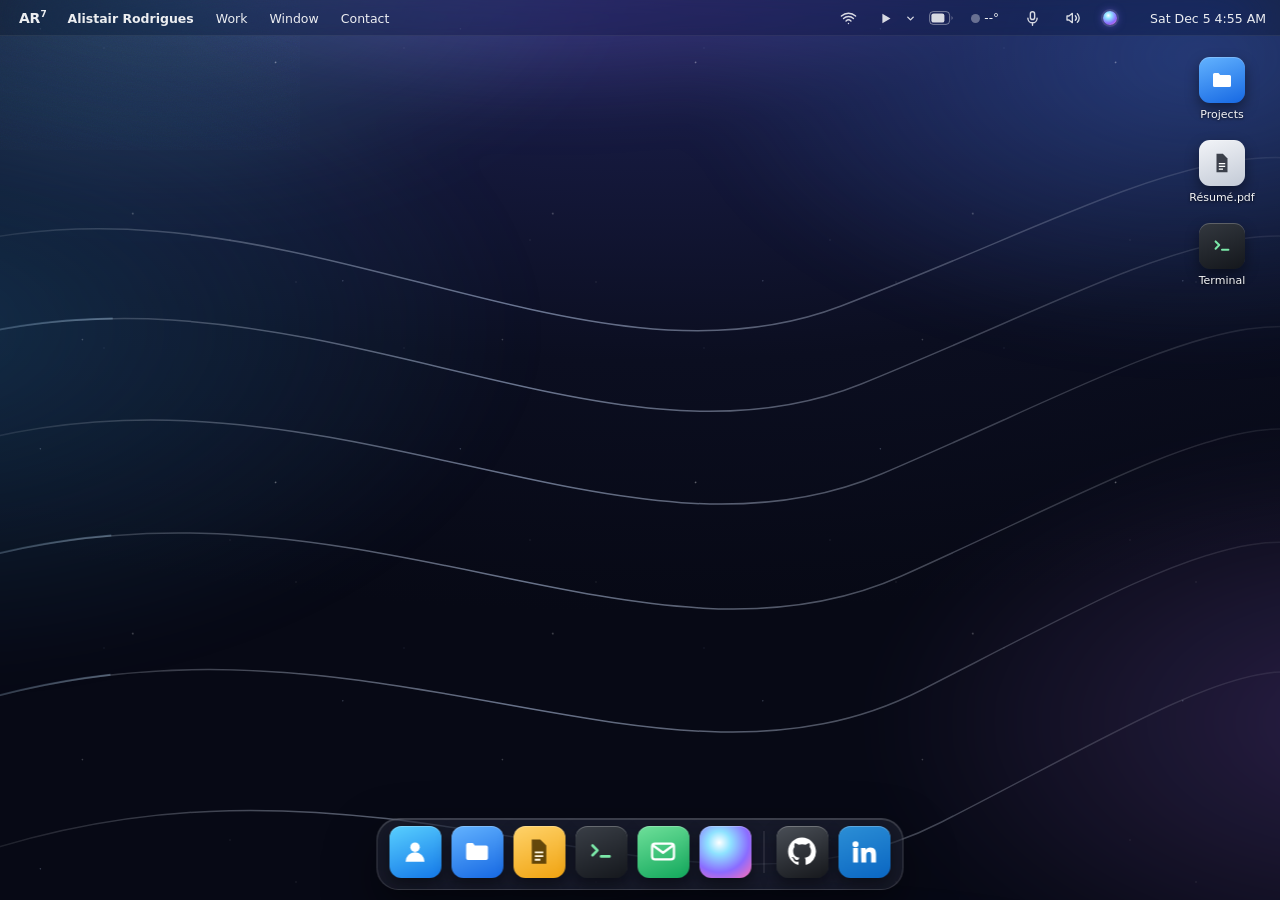
<file: index.html>
<!doctype html>
<html lang="en">
<head>
<meta charset="utf-8">
<meta name="viewport" content="width=device-width, initial-scale=1, viewport-fit=cover">
<title>Alistair Rodrigues — AI + Data + UX</title>
<meta name="description" content="Alistair Rodrigues — AI, data and UX engineer. Retrieval systems, agent pipelines, and the interfaces that make them usable.">
<meta name="theme-color" content="#060910">
<link rel="stylesheet" href="css/tokens.css?v=6">
<link rel="stylesheet" href="css/desktop.css?v=6">
<link rel="stylesheet" href="css/window.css?v=6">
<link rel="stylesheet" href="css/settings.css?v=6">
<link rel="stylesheet" href="css/mobile.css?v=6">
<link rel="stylesheet" href="css/ari.css?v=6">
</head>
<body class="booting">

<!-- ═══════════ boot greeting ═══════════ -->
<div class="boot" id="boot">
  <div class="boot-bg" aria-hidden="true"></div>
  <svg class="boot-grain" aria-hidden="true">
    <filter id="bootNoise"><feTurbulence type="fractalNoise" baseFrequency="0.9" numOctaves="4" /></filter>
    <rect width="100%" height="100%" filter="url(#bootNoise)" />
  </svg>

  <svg class="boot-mark" viewBox="0 0 420 200" role="img" aria-label="hello">
    <defs>
      <!-- authored once, stroked three times: halo, glass body, specular edge -->
      <path id="helloPath" pathLength="1" fill="none" d="
        M 36 146
        C 52 150 70 142 82 118
        C 96 86 104 56 98 44
        C 92 32 78 38 78 58
        C 78 92 84 124 88 146
        C 92 122 104 106 122 106
        C 140 106 146 126 142 146
        C 140 128 150 106 170 106
        C 188 106 190 126 168 133
        C 148 139 140 144 148 154
        C 158 164 178 158 186 146
        C 200 116 214 70 214 48
        C 214 32 200 34 200 54
        C 200 92 208 128 214 146
        C 218 158 230 158 238 148
        C 252 118 266 72 266 50
        C 266 34 252 36 252 56
        C 252 94 260 130 266 148
        C 270 160 282 160 290 150
        C 300 132 306 106 326 106
        C 344 106 352 124 344 140
        C 336 156 316 160 310 148
        C 304 136 316 120 334 122
        C 352 124 366 134 382 144" />
      <filter id="helloHalo" x="-30%" y="-60%" width="160%" height="220%">
        <feGaussianBlur stdDeviation="7" />
      </filter>
    </defs>

    <!-- a shear is how oblique letterforms actually work, so the whole hand
         leans together; the translate re-centres what the shear pushes left -->
    <g transform="translate(20 0) skewX(-11)">
      <use class="hp hp-halo" href="#helloPath" />
      <use class="hp hp-body" href="#helloPath" />
      <use class="hp hp-spec" href="#helloPath" />
    </g>
  </svg>
</div>

<!-- ═══════════ menu bar ═══════════ -->
<div class="menubar">
  <button class="mb-item mb-mark" data-menu="m-system" aria-expanded="false" aria-label="AR7 — main menu"><span class="mark-ar">AR</span><span class="mark-7">7</span></button>
  <button class="mb-item is-app" data-menu="m-app" aria-expanded="false">Alistair Rodrigues</button>
  <button class="mb-item mb-hide" data-menu="m-work" aria-expanded="false">Work</button>
  <button class="mb-item mb-hide" data-menu="m-window" aria-expanded="false">Window</button>
  <button class="mb-item mb-hide" data-menu="m-contact" aria-expanded="false">Contact</button>

  <div class="mb-right">
    <button class="mb-icon" id="net-btn" aria-label="Network speed" title="Check network speed">
      <svg width="17" height="17" viewBox="0 0 24 24" fill="none" stroke="currentColor" stroke-width="2" stroke-linecap="round" aria-hidden="true">
        <path d="M2 8.5a15 15 0 0 1 20 0M5 12a10 10 0 0 1 14 0M8.5 15.5a5 5 0 0 1 7 0"/><circle cx="12" cy="19" r="1" fill="currentColor" stroke="none"/>
      </svg>
    </button>
    <button class="mb-icon" id="play-btn" aria-label="Play music" aria-pressed="false">
      <svg class="ic-play" width="15" height="15" viewBox="0 0 24 24" fill="currentColor" aria-hidden="true"><path d="M7 4.5v15l13-7.5z"/></svg>
      <svg class="ic-pause" width="15" height="15" viewBox="0 0 24 24" fill="currentColor" aria-hidden="true" hidden><path d="M6.5 4.5h4v15h-4zm7 0h4v15h-4z"/></svg>
    </button>
    <button class="mb-icon mb-chev" id="music-toggle" aria-label="Show what's playing" aria-expanded="false">
      <svg width="11" height="11" viewBox="0 0 24 24" fill="none" stroke="currentColor" stroke-width="3" stroke-linecap="round" stroke-linejoin="round" aria-hidden="true"><path d="m6 9 6 6 6-6"/></svg>
    </button>
    <svg class="mb-hide mb-batt" width="26" height="14" viewBox="0 0 26 14" fill="none" aria-hidden="true">
      <rect x="0.6" y="0.6" width="20" height="12.8" rx="3.6" stroke="currentColor" stroke-opacity=".5"/>
      <rect x="2.4" y="2.4" width="13" height="9.2" rx="2.2" fill="currentColor"/>
      <path d="M22.6 5v4a2.6 2.6 0 0 0 0-4Z" fill="currentColor" fill-opacity=".55"/>
    </svg>
    <button class="mb-icon mb-wx" id="wx-btn" aria-label="Local weather" title="Local weather">
      <span class="wx-dot" aria-hidden="true"></span><span class="wx-temp">--°</span>
    </button>
    <button class="mb-icon" id="ari-mic" aria-label="Talk to Ari" title="Talk to Ari" aria-pressed="false">
      <svg width="15" height="15" viewBox="0 0 24 24" fill="none" stroke="currentColor" stroke-width="2" stroke-linecap="round" stroke-linejoin="round" aria-hidden="true"><rect x="9" y="2.5" width="6" height="11" rx="3"/><path d="M5.5 11.5a6.5 6.5 0 0 0 13 0M12 18v3.5"/></svg>
    </button>
    <button class="mb-icon" id="ari-sound" aria-label="Mute Ari" title="Ari voice on/off" aria-pressed="true">
      <svg class="snd-on" width="16" height="16" viewBox="0 0 24 24" fill="none" stroke="currentColor" stroke-width="2" stroke-linecap="round" stroke-linejoin="round" aria-hidden="true"><path d="M11 5 6 9H3v6h3l5 4z"/><path d="M15.5 8.5a5 5 0 0 1 0 7M18.5 5.5a9 9 0 0 1 0 13"/></svg>
      <svg class="snd-off" width="16" height="16" viewBox="0 0 24 24" fill="none" stroke="currentColor" stroke-width="2" stroke-linecap="round" stroke-linejoin="round" aria-hidden="true" hidden><path d="M11 5 6 9H3v6h3l5 4z"/><path d="m22 9-6 6M16 9l6 6"/></svg>
    </button>
    <button class="mb-icon mb-ari" id="ari-orb" aria-label="Ari" aria-pressed="false"><span class="orb"></span></button>
    <span class="mb-clock"><span class="mb-date"></span> <span class="mb-time"></span></span>
  </div>
</div>

<div class="mb-menu" hidden></div>

<div class="popover" id="net-pop" hidden>
  <h4>Network</h4>
  <p class="net-line"><span>Status</span><b id="net-status">—</b></p>
  <p class="net-line"><span>Latency</span><b id="net-ping">—</b></p>
  <p class="net-line"><span>Download</span><b id="net-speed">—</b></p>
  <p class="net-line"><span>Upload</span><b id="net-up">—</b></p>
  <p class="net-note" id="net-note"></p>
  <button class="btn" id="net-run">Run test</button>
</div>

<div class="popover" id="wx-pop" hidden>
  <h4>Weather</h4>
  <p class="net-line"><span>Place</span><b id="wx-place">—</b></p>
  <p class="net-line"><span>Now</span><b id="wx-now">—</b></p>
  <p class="net-line"><span>Humidity</span><b id="wx-hum">—</b></p>
  <p class="net-note" id="wx-note"></p>
  <button class="btn" id="wx-run">Refresh</button>
</div>

<div class="popover" id="music-pop" hidden>
  <h4>Now Playing</h4>
  <p class="music-title" id="np-title">Nothing playing</p>
  <p class="music-sub" id="np-sub">Press play to start</p>
  <div class="tracklist" id="tracklist"></div>
  <label class="vol-row"><span>Volume</span><input type="range" id="vol" min="0" max="100" value="55" aria-label="Volume"></label>
</div>

<!-- Ari's face on hover over the orb or the dock icon; the buttons themselves are the accessible controls -->
<div class="ari-peek" id="ari-peek" aria-hidden="true" hidden>
  <canvas width="128" height="152"></canvas>
  <div>
    <p class="peek-line"></p>
    <p class="peek-cta">Click to talk</p>
  </div>
</div>

<!-- menu contents -->
<template id="m-system">
  <button data-action="open:about">About This Portfolio</button>
  <hr>
  <button data-action="open:resume">Résumé<kbd>⌘R</kbd></button>
  <button data-action="open:contact">Get in touch<kbd>⌘K</kbd></button>
  <hr>
  <button data-action="closeAll">Close all windows</button>
</template>
<template id="m-app">
  <button data-action="open:about">About Alistair</button>
  <button data-action="open:terminal">Terminal</button>
  <hr>
  <button data-action="link:https://github.com/Alistair77">GitHub ↗</button>
  <button data-action="link:https://linkedin.com/in/alistair77">LinkedIn ↗</button>
</template>
<template id="m-work">
  <button data-action="open:projects">All projects<kbd>⌘1</kbd></button>
  <button data-action="open:resume">Experience</button>
  <hr>
  <button data-action="open:contact">Start a project</button>
</template>
<template id="m-window">
  <button data-action="open:about">About</button>
  <button data-action="open:projects">Projects</button>
  <button data-action="open:terminal">Terminal</button>
  <button data-action="open:contact">Contact</button>
  <button data-action="open:ari">Ari</button>
  <hr>
  <button data-action="closeAll">Close all<kbd>⌘⌥W</kbd></button>
</template>

<template id="m-contact">
  <button data-action="link:mailto:alistairar7@gmail.com">alistairar7@gmail.com</button>
  <button data-copy-email>Copy email address</button>
  <hr>
  <button data-action="link:https://github.com/Alistair77">GitHub ↗</button>
  <button data-action="link:https://linkedin.com/in/alistair77">LinkedIn ↗</button>
  <hr>
  <button data-action="open:contact">Open contact window<kbd>⌘K</kbd></button>
</template>

<!-- ═══════════ desktop ═══════════ -->
<main class="desktop">
  <div class="wallpaper" aria-hidden="true">
    <div class="wall-bloom"></div>
    <div class="wall-bloom b2"></div>
    <svg class="wall-arcs" viewBox="0 0 1400 900" preserveAspectRatio="none">
      <defs>
        <linearGradient id="arcGrad" x1="0" y1="0" x2="1" y2="0">
          <stop offset="0%" stop-color="#fff" stop-opacity="0"/>
          <stop offset="42%" stop-color="#C9DCFF" stop-opacity=".50"/>
          <stop offset="100%" stop-color="#fff" stop-opacity="0"/>
        </linearGradient>
        <linearGradient id="arcHot" x1="0" y1="0" x2="1" y2="0">
          <stop offset="0%" stop-color="#9FD4FF" stop-opacity="0"/>
          <stop offset="50%" stop-color="#EAF4FF" stop-opacity=".95"/>
          <stop offset="100%" stop-color="#9FD4FF" stop-opacity="0"/>
        </linearGradient>
        <g id="arcset">
          <path id="p1" d="M-60 300 C 300 180, 620 420, 900 330 S 1330 150, 1470 250"/>
          <path id="p2" d="M-60 380 C 320 250, 640 490, 920 395 S 1340 215, 1470 320"/>
          <path id="p3" d="M-60 470 C 340 330, 660 570, 940 470 S 1350 290, 1470 400"/>
          <path id="p4" d="M-60 570 C 360 420, 680 660, 960 555 S 1360 375, 1470 490"/>
          <path id="p5" d="M-60 690 C 380 530, 700 770, 980 650 S 1370 470, 1470 600"/>
          <path id="p6" d="M-60 820 C 400 640, 720 880, 1000 760 S 1380 570, 1470 720"/>
        </g>
      </defs>
      <g class="arc-base" fill="none"><use href="#arcset"/></g>
      <g class="arc-glow" fill="none">
        <use class="g1" href="#p2"/>
        <use class="g2" href="#p4"/>
        <use class="g3" href="#p5"/>
      </g>
    </svg>
    <div class="wall-dust d1"></div>
    <div class="wall-dust d2"></div>
    <svg class="wall-grain"><filter id="g"><feTurbulence type="fractalNoise" baseFrequency="0.8" numOctaves="3"/></filter><rect width="100%" height="100%" filter="url(#g)"/></svg>
  </div>

  <ul class="desk-icons">
    <li><button class="desk-icon" data-open="projects">
      <span class="glyph" style="background:linear-gradient(160deg,#63B3FF,#1668E3)">
        <svg width="24" height="24" viewBox="0 0 24 24" fill="#fff"><path d="M3 6.5A1.5 1.5 0 0 1 4.5 5h4l1.7 2H19.5A1.5 1.5 0 0 1 21 8.5v9A1.5 1.5 0 0 1 19.5 19h-15A1.5 1.5 0 0 1 3 17.5Z"/></svg>
      </span><span>Projects</span></button></li>
    <li><button class="desk-icon" data-open="resume">
      <span class="glyph" style="background:linear-gradient(160deg,#F2F4F8,#C3CAD6)">
        <svg width="22" height="22" viewBox="0 0 24 24" fill="#2A2F3A"><path d="M6 2h7l5 5v15H6z" opacity=".9"/><path d="M8.5 12h7v1.4h-7zm0 3h7v1.4h-7zm0 3h4.6v1.4H8.5z" fill="#fff"/></svg>
      </span><span>Résumé.pdf</span></button></li>
    <li><button class="desk-icon" data-open="terminal">
      <span class="glyph" style="background:linear-gradient(160deg,#33383F,#14171C)">
        <svg width="22" height="22" viewBox="0 0 24 24" fill="none" stroke="#7BE8A8" stroke-width="2.2" stroke-linecap="round" stroke-linejoin="round"><path d="M5 7l4 4-4 4M12 16h7"/></svg>
      </span><span>Terminal</span></button></li>
  </ul>

  <div id="windows"></div>
</main>

<!-- ═══════════ dock ═══════════ -->
<nav class="dock" aria-label="Dock">
  <button class="dock-item" data-app="about" data-tip="About" aria-label="About">
    <span class="glyph" style="background:linear-gradient(160deg,#59D0FF,#1478E8)">
      <svg viewBox="0 0 24 24" fill="#fff"><circle cx="12" cy="8.4" r="3.9"/><path d="M4.2 20.4a7.8 7.8 0 0 1 15.6 0z"/></svg>
    </span>
  </button>
  <button class="dock-item" data-app="projects" data-tip="Projects" aria-label="Projects">
    <span class="glyph" style="background:linear-gradient(160deg,#63B3FF,#1668E3)">
      <svg viewBox="0 0 24 24" fill="#fff"><path d="M3 6.5A1.5 1.5 0 0 1 4.5 5h4l1.7 2H19.5A1.5 1.5 0 0 1 21 8.5v9A1.5 1.5 0 0 1 19.5 19h-15A1.5 1.5 0 0 1 3 17.5Z"/></svg>
    </span>
  </button>
  <button class="dock-item" data-app="resume" data-tip="Résumé" aria-label="Résumé">
    <span class="glyph" style="background:linear-gradient(160deg,#FFD36B,#F0A310)">
      <svg viewBox="0 0 24 24" fill="#4A3200"><path d="M6 2h7l5 5v15H6z" opacity=".85"/><path d="M8.5 12h7v1.5h-7zm0 3h7v1.5h-7zm0 3h4.6v1.5H8.5z" fill="#FFF6DF"/></svg>
    </span>
  </button>
  <button class="dock-item" data-app="terminal" data-tip="Terminal" aria-label="Terminal">
    <span class="glyph" style="background:linear-gradient(160deg,#3A3F47,#15181D)">
      <svg viewBox="0 0 24 24" fill="none" stroke="#7BE8A8" stroke-width="2.2" stroke-linecap="round" stroke-linejoin="round"><path d="M5 7l4 4-4 4M12 16h7"/></svg>
    </span>
  </button>
  <button class="dock-item" data-app="contact" data-tip="Contact" aria-label="Contact">
    <span class="glyph" style="background:linear-gradient(160deg,#6FE09A,#12A85C)">
      <svg viewBox="0 0 24 24" fill="none" stroke="#fff" stroke-width="1.9" stroke-linejoin="round"><rect x="3" y="5.5" width="18" height="13" rx="2.4"/><path d="m3.8 7 8.2 6 8.2-6"/></svg>
    </span>
  </button>
  <button class="dock-item" data-app="ari" data-tip="Ari" aria-label="Ari, your guide">
    <span class="glyph glyph-ari"></span>
  </button>
  <span class="dock-sep"></span>
  <a class="dock-item" href="https://github.com/Alistair77" target="_blank" rel="noopener" data-tip="GitHub" aria-label="GitHub profile">
    <span class="glyph" style="background:linear-gradient(160deg,#4A4F57,#16181C)">
      <svg viewBox="0 0 24 24" fill="#fff" aria-hidden="true"><path d="M12 .5C5.73.5.5 5.73.5 12c0 5.09 3.29 9.4 7.86 10.93.58.1.79-.25.79-.56v-2.1c-3.2.7-3.88-1.37-3.88-1.37-.53-1.34-1.29-1.7-1.29-1.7-1.05-.72.08-.7.08-.7 1.16.08 1.77 1.19 1.77 1.19 1.03 1.77 2.7 1.26 3.36.96.1-.75.4-1.26.73-1.55-2.56-.29-5.25-1.28-5.25-5.7 0-1.26.45-2.29 1.19-3.1-.12-.29-.52-1.46.11-3.05 0 0 .97-.31 3.18 1.18a11 11 0 0 1 5.8 0c2.2-1.49 3.17-1.18 3.17-1.18.63 1.59.23 2.76.12 3.05.74.81 1.18 1.84 1.18 3.1 0 4.43-2.69 5.4-5.26 5.69.41.36.78 1.06.78 2.14v3.17c0 .31.21.67.8.56A11.51 11.51 0 0 0 23.5 12C23.5 5.73 18.27.5 12 .5z"/></svg>
    </span>
  </a>
  <a class="dock-item" href="https://linkedin.com/in/alistair77" target="_blank" rel="noopener" data-tip="LinkedIn" aria-label="LinkedIn profile">
    <span class="glyph" style="background:linear-gradient(160deg,#2C8FD6,#0A66C2)">
      <svg viewBox="0 0 24 24" fill="#fff" aria-hidden="true"><path d="M4.98 3.5a2.5 2.5 0 1 1 0 5 2.5 2.5 0 0 1 0-5zM3 9h4v12H3zM9.5 9h3.8v1.64h.06c.53-.95 1.83-1.95 3.76-1.95 4.02 0 4.76 2.5 4.76 5.76V21h-4v-5.6c0-1.34-.03-3.06-1.9-3.06-1.9 0-2.19 1.46-2.19 2.96V21h-4z"/></svg>
    </span>
  </a>
</nav>

<!-- ═══════════ app windows ═══════════ -->

<template data-app="about" data-title="About" data-width="900" data-height="600" data-nav="list">
  <nav class="sidebar set-side" aria-label="About Alistair">
    <label class="set-search">
      <svg viewBox="0 0 24 24" aria-hidden="true"><circle cx="10.5" cy="10.5" r="6"/><path d="m15 15 5 5"/></svg>
      <input type="search" placeholder="Search" aria-label="Search About" autocomplete="off" spellcheck="false">
    </label>

    <button class="sb-item set-me" data-pane="profile" aria-selected="true">
      <img src="assets/alistair.jpg" alt="" width="40" height="40">
      <span><b>Alistair Rodrigues</b><small>AI Engineer · Profile</small></span>
    </button>

    <div class="set-group">
      <button class="sb-item" data-pane="intro"><i class="si" style="--si:#8E8E93"><svg viewBox="0 0 24 24"><circle cx="12" cy="8.6" r="3.6"/><path d="M5.2 19.6a6.8 6.8 0 0 1 13.6 0z"/></svg></i>Overview</button>
      <button class="sb-item" data-pane="path"><i class="si" style="--si:#FF9F0A"><svg viewBox="0 0 24 24" class="st"><path d="M4 18.5 9 6l5 9 2-4 4 7.5"/></svg></i>The path here</button>
      <button class="sb-item" data-pane="how"><i class="si" style="--si:#BF5AF2"><svg viewBox="0 0 24 24" class="st"><path d="M5 7h14M5 12h14M5 17h14"/><circle cx="9" cy="7" r="1.8"/><circle cx="15" cy="12" r="1.8"/><circle cx="8" cy="17" r="1.8"/></svg></i>How I work</button>
      <button class="sb-item" data-pane="stack"><i class="si" style="--si:#0A84FF"><svg viewBox="0 0 24 24" class="st"><path d="M14.7 5.3a4 4 0 0 0-5.2 5.2L4.5 15.5l4 4 5-5a4 4 0 0 0 5.2-5.2l-2.6 2.6-2.4-.6-.6-2.4z"/></svg></i>Toolkit</button>
    </div>

    <div class="set-group">
      <button class="sb-item" data-pane="now"><i class="si" style="--si:#30D158"><svg viewBox="0 0 24 24" class="st"><circle cx="12" cy="12" r="7.5"/><path d="M12 8v4.2l2.8 1.8"/></svg></i>Now</button>
    </div>
  </nav>
  <div class="content set-content">
    <section class="pane" data-pane="profile">
      <div class="me-hero">
        <img class="me-pic" src="assets/alistair.jpg" alt="Alistair Rodrigues" width="96" height="96">
        <h1>Alistair Rodrigues</h1>
        <p>AI Engineer — LLM applications, RAG and AI agents</p>
        <a href="mailto:alistairar7@gmail.com">alistairar7@gmail.com</a>
      </div>

      <h3 class="set-label">Role</h3>
      <div class="set-list">
        <div class="set-row"><span>Role</span><b>AI Engineer</b></div>
        <div class="set-row"><span>Focus</span><b>LLM applications, RAG and AI agents</b></div>
        <div class="set-row"><span>Background</span><b>Data analysis and UI/UX design</b></div>
        <div class="set-row"><span>Education</span><b>MSc Advanced Computer Science with AI · Strathclyde</b></div>
        <div class="set-row"><span>Availability</span><b class="set-ok">Open to AI engineering roles</b></div>
      </div>

      <h3 class="set-label">Contact</h3>
      <div class="set-list">
        <a class="set-row go" href="mailto:alistairar7@gmail.com"><i class="si" style="--si:#0A84FF"><svg viewBox="0 0 24 24" class="st"><rect x="3.5" y="6" width="17" height="12" rx="2"/><path d="m4.2 7.2 7.8 5.8 7.8-5.8"/></svg></i><span>Email</span><b>alistairar7@gmail.com</b></a>
        <a class="set-row go" href="https://linkedin.com/in/alistair77" target="_blank" rel="noopener"><i class="si" style="--si:#0A66C2"><svg viewBox="0 0 24 24"><path d="M5.6 4a1.9 1.9 0 1 1 0 3.8 1.9 1.9 0 0 1 0-3.8zM4 9.2h3.2V20H4zM9.4 9.2h3v1.5c.5-.9 1.7-1.8 3.4-1.8 3.6 0 4.2 2.3 4.2 5.2V20h-3.2v-5.1c0-1.2 0-2.8-1.7-2.8s-2 1.3-2 2.7V20H9.4z"/></svg></i><span>LinkedIn</span><b>in/alistair77</b></a>
        <a class="set-row go" href="https://github.com/Alistair77" target="_blank" rel="noopener"><i class="si" style="--si:#3A3F47"><svg viewBox="0 0 24 24"><path d="M12 2.8a9.2 9.2 0 0 0-2.9 17.9c.5.1.6-.2.6-.4v-1.7c-2.6.6-3.1-1.1-3.1-1.1-.4-1.1-1-1.4-1-1.4-.8-.6.1-.6.1-.6.9.1 1.4 1 1.4 1 .8 1.4 2.2 1 2.7.8.1-.6.3-1 .6-1.2-2-.2-4.2-1-4.2-4.5 0-1 .4-1.8 1-2.5-.1-.2-.4-1.2.1-2.4 0 0 .8-.3 2.5.9a8.7 8.7 0 0 1 4.6 0c1.8-1.2 2.5-.9 2.5-.9.5 1.3.2 2.2.1 2.4.6.7 1 1.5 1 2.5 0 3.5-2.2 4.3-4.2 4.5.3.3.6.9.6 1.7v2.5c0 .2.1.5.6.4A9.2 9.2 0 0 0 12 2.8z"/></svg></i><span>GitHub</span><b>Alistair77</b></a>
        <a class="set-row go" href="assets/resume.pdf?v=2" download="Alistair-Rodrigues-Resume.pdf"><i class="si" style="--si:#FF9F0A"><svg viewBox="0 0 24 24" class="st"><path d="M12 4v11m0 0-4.5-4.5M12 15l4.5-4.5M5 19.5h14"/></svg></i><span>Résumé</span><b>Download PDF</b></a>
      </div>

      <h3 class="set-label">Apps</h3>
      <div class="set-list">
        <button class="set-row go" data-open="projects"><i class="si" style="--si:linear-gradient(160deg,#63B3FF,#1668E3)"><svg viewBox="0 0 24 24"><path d="M3 6.5A1.5 1.5 0 0 1 4.5 5h4l1.7 2H19.5A1.5 1.5 0 0 1 21 8.5v9A1.5 1.5 0 0 1 19.5 19h-15A1.5 1.5 0 0 1 3 17.5Z"/></svg></i><span>Projects<small>The AI engineering work, plus data, mobile and web</small></span></button>
        <button class="set-row go" data-open="ari"><i class="si si-ari"></i><span>Ari<small>The assistant — ask it anything about the work</small></span></button>
        <button class="set-row go" data-open="resume"><i class="si" style="--si:linear-gradient(160deg,#FFD36B,#F0A310)"><svg viewBox="0 0 24 24"><path d="M6 2h7l5 5v15H6z" fill="#4A3200" opacity=".85"/><path d="M8.5 12h7v1.5h-7zm0 3h7v1.5h-7zm0 3h4.6v1.5H8.5z"/></svg></i><span>Résumé<small>The CV, readable in-window</small></span></button>
        <button class="set-row go" data-open="terminal"><i class="si" style="--si:linear-gradient(160deg,#3A3F47,#15181D)"><svg viewBox="0 0 24 24" class="st" style="stroke:#7BE8A8"><path d="M5 7l4 4-4 4M12 16h7"/></svg></i><span>Terminal<small>A working prompt</small></span></button>
        <button class="set-row go" data-open="contact"><i class="si" style="--si:linear-gradient(160deg,#6FE09A,#12A85C)"><svg viewBox="0 0 24 24" class="st"><rect x="3" y="5.5" width="18" height="13" rx="2.4"/><path d="m3.8 7 8.2 6 8.2-6"/></svg></i><span>Contact<small>Every way to reach him</small></span></button>
      </div>
    </section>

    <section class="pane" data-pane="intro" hidden>
      <div class="set-card set-hero">
        <p class="eyebrow">AI · Data · UX Engineer · Glasgow</p>
        <h1>I build LLM systems<br>that survive contact<br>with real use.</h1>
        <p class="lede">Not demos. A LangGraph agent with human-in-the-loop safety controls. An eval pipeline that catches regressions <em>before</em> they ship. A hybrid-search RAG pipeline that ships with its own evaluation suite.</p>
        <p>The through-line is that I don't trust a system I can't measure. Most "AI agent" projects are a loop around a chat completion and a hope. Mine treat the model as an untrusted input source — the harness decides what's safe, records what happened, and a human holds the switch on anything expensive.</p>
      </div>

      <div class="quote">
        <p>I came to AI engineering from data analysis and UI/UX design. That means I'm comfortable across the data, the model <em>and</em> the interface — not just one layer of the stack.</p>
      </div>

      <div class="stats">
        <div class="stat"><b>6</b><span>Shipped AI systems</span></div>
        <div class="stat"><b>MSc</b><span>Adv. Computer Science</span></div>
        <div class="stat"><b>3</b><span>Layers of the stack</span></div>
      </div>

      <div class="btn-row">
        <button class="btn primary" data-open="projects">See the work</button>
        <button class="btn" data-open="contact">Get in touch</button>
      </div>
    </section>

    <section class="pane" data-pane="path" hidden>
      <header class="set-intro">
        <i class="si" style="--si:#FF9F0A"><svg viewBox="0 0 24 24" class="st"><path d="M4 18.5 9 6l5 9 2-4 4 7.5"/></svg></i>
        <div><h2>The path here</h2><p>Three disciplines, in the order I picked them up — each one still doing work in how I build.</p></div>
      </header>

      <ol class="path set-card">
        <li>
          <h3>Data analysis</h3>
          <p>SQL, Pandas, scikit-learn, R, and the dashboards that carry the result — Tableau, Power BI, Streamlit. This is where I learned that a number nobody can interrogate is a number nobody should trust. It's the same instinct behind writing an eval pipeline before claiming a model improved.</p>
        </li>
        <li>
          <h3>UI/UX design</h3>
          <p>Figma, React, Three.js, WebGL. Design taught me that the interface <em>is</em> where the product actually happens. A retrieval system nobody can steer is a research demo — so I build the front end with the same care as the pipeline behind it.</p>
        </li>
        <li>
          <h3>AI engineering</h3>
          <p>LangGraph, the Claude API, RAG, LLM-as-judge evaluation, agent regression testing and Ollama. Currently deepening this through a structured AI engineering course, with retrieval, agents and evals as the core focus — on top of an MSc in Advanced Computer Science with AI from Strathclyde.</p>
        </li>
      </ol>

      <div class="set-card">
        <p>Most people in this field arrive from one direction. Arriving from three is why I tend to notice when the model is fine and the <em>retrieval</em> is broken, or when the pipeline is correct and the interface is the thing failing the user.</p>
      </div>
    </section>

    <section class="pane" data-pane="how" hidden>
      <header class="set-intro">
        <i class="si" style="--si:#BF5AF2"><svg viewBox="0 0 24 24" class="st"><path d="M5 7h14M5 12h14M5 17h14"/><circle cx="9" cy="7" r="1.8"/><circle cx="15" cy="12" r="1.8"/><circle cx="8" cy="17" r="1.8"/></svg></i>
        <div><h2>How I work</h2><p>Four things I believe strongly enough that they show up in every repository I own.</p></div>
      </header>

      <div class="set-list">
        <div class="set-row tall"><div><b>Measure it or don't claim it</b><p>Every AI system I build ships with an evaluation harness — a rubric, persisted runs, and a dashboard that catches regressions. Agent Evals exists because "it feels better now" is not a metric, and because version 2 breaking something version 1 handled is the failure nobody notices until a user does.</p></div></div>
        <div class="set-row tall"><div><b>Retrieval beats a bigger prompt</b><p>Hybrid vector and keyword search, proper reranking, deterministic chunk IDs. Most "the model is wrong" problems are retrieval problems wearing a costume. And when retrieval genuinely can't answer, the honest move is to refuse — RAGStar says so rather than inventing something, and makes no model call at all.</p></div></div>
        <div class="set-row tall"><div><b>The model is untrusted input</b><p>It can request an action; my code decides whether to run it. Consequential actions stop and wait for a human, prompt injection gets screened and logged, and everything lands in an append-only audit trail you can replay months later.</p></div></div>
        <div class="set-row tall"><div><b>Local first, where it's possible</b><p>RAGStar and Zetsu both run entirely on your own machine — no API keys, no accounts, nothing uploaded. Partly cost, mostly privacy: the people who most need to ask questions of their own documents are often the least able to send them somewhere else.</p></div></div>
      </div>
    </section>

    <section class="pane" data-pane="stack" hidden>
      <header class="set-intro">
        <i class="si" style="--si:#0A84FF"><svg viewBox="0 0 24 24" class="st"><path d="M14.7 5.3a4 4 0 0 0-5.2 5.2L4.5 15.5l4 4 5-5a4 4 0 0 0 5.2-5.2l-2.6 2.6-2.4-.6-.6-2.4z"/></svg></i>
        <div><h2>Toolkit</h2><p>Tools are cheap; judgement isn't. This is what I'm genuinely fluent in.</p></div>
      </header>

      <h3 class="set-label">AI &amp; LLM engineering</h3>
      <div class="set-card"><div class="tags"><span class="tag">LangGraph</span><span class="tag">Claude API</span><span class="tag">RAG</span><span class="tag">Hybrid vector + keyword search</span><span class="tag">LLM-as-judge</span><span class="tag">Agent regression testing</span><span class="tag">Ollama</span></div></div>

      <h3 class="set-label">Backend &amp; infrastructure</h3>
      <div class="set-card"><div class="tags"><span class="tag">Python</span><span class="tag">FastAPI</span><span class="tag">PostgreSQL</span><span class="tag">Git</span><span class="tag">GitHub</span></div></div>

      <h3 class="set-label">Data &amp; analytics</h3>
      <div class="set-card"><div class="tags"><span class="tag">SQL</span><span class="tag">Pandas</span><span class="tag">NumPy</span><span class="tag">scikit-learn</span><span class="tag">MATLAB</span><span class="tag">Matplotlib</span><span class="tag">Seaborn</span><span class="tag">Tableau</span><span class="tag">Power BI</span><span class="tag">Streamlit</span></div></div>

      <h3 class="set-label">Frontend &amp; product</h3>
      <div class="set-card"><div class="tags"><span class="tag">React</span><span class="tag">GSAP</span><span class="tag">Three.js</span><span class="tag">WebGL</span><span class="tag">HTML/CSS</span><span class="tag">Figma</span><span class="tag">UI/UX design</span><span class="tag">Wireframing</span><span class="tag">Prototyping</span></div></div>

      <h3 class="set-label">Working with people</h3>
      <div class="set-card"><div class="tags"><span class="tag">Agile/Scrum</span><span class="tag">Stakeholder communication</span><span class="tag">Team leadership</span><span class="tag">Empathy</span></div></div>
    </section>

    <section class="pane" data-pane="now" hidden>
      <header class="set-intro">
        <i class="si" style="--si:#30D158"><svg viewBox="0 0 24 24" class="st"><circle cx="12" cy="12" r="7.5"/><path d="M12 8v4.2l2.8 1.8"/></svg></i>
        <div><h2>Now</h2><p>What I'm actually doing, as of right now.</p></div>
      </header>

      <div class="set-list">
        <div class="set-row tall"><div><b>Building</b><p>Agent tooling — orchestration with human checkpoints, and the evaluation pipeline that keeps it honest. Most recently a semantic caching layer that answers near-duplicate prompts from a vector cache instead of paying for the model call twice.</p></div></div>
        <div class="set-row tall"><div><b>Studying</b><p>The MSc in Advanced Computer Science with AI at Strathclyde is done — awarded 2025. Since then, a structured AI engineering course focused on retrieval, agents and evals.</p></div></div>
        <div class="set-row tall"><div><b>Open to</b><p>AI engineering roles and freelance work. If it involves retrieval, agents, evaluation, or making a model usable by people who didn't build it — I'm interested.</p></div></div>
      </div>

      <div class="btn-row">
        <button class="btn primary" data-open="contact">Start a conversation</button>
        <button class="btn" data-open="resume">Read the résumé</button>
        <button class="btn" data-open="projects">See the work</button>
      </div>
    </section>
  </div>
</template>

<template data-app="projects" data-title="Projects" data-width="920" data-height="600">
  <nav class="sidebar"></nav>
  <div class="content"></div>
</template>

<template data-app="resume" data-title="Résumé.pdf" data-width="820" data-height="640">
  <div class="pdfwrap">
    <object class="pdfview" data="assets/resume.pdf?v=2#view=FitH" type="application/pdf">
      <div class="pdffallback">
        <h2>Preview unavailable</h2>
        <p>Your browser can't display the PDF inline — open or download it instead.</p>
        <a class="btn primary" href="assets/resume.pdf?v=2" target="_blank" rel="noopener">Open PDF</a>
      </div>
    </object>
    <div class="pdfbar">
      <span>Alistair Rodrigues — Résumé · PDF</span>
      <span class="pdfbar-actions">
        <a class="btn" href="assets/resume.pdf?v=2" target="_blank" rel="noopener">Open in tab</a>
        <a class="btn primary" href="assets/resume.pdf?v=2" download="Alistair-Rodrigues-Resume.pdf">Download PDF</a>
      </span>
    </div>
  </div>
</template>

<template data-app="terminal" data-title="alistair@cosmos — zsh" data-width="720" data-height="440">
  <div class="terminal" id="term">
    <div class="term-out" id="term-out"></div>
    <form class="term-line" id="term-form" autocomplete="off">
      <label class="term-ps" for="term-in">alistair@cosmos:~$</label>
      <input class="term-in" id="term-in" name="cmd" autocomplete="off"
             autocapitalize="off" autocorrect="off" spellcheck="false"
             aria-label="Terminal input">
    </form>
  </div>
</template>

<template data-app="contact" data-title="Get in touch" data-width="660" data-height="500">
  <div class="content">
    <p class="eyebrow">Say hello</p>
    <h1>Let's talk.</h1>
    <p class="lede">Roles, collaborations, or a hard retrieval problem you can't stop thinking about — all welcome. I read everything and reply within a day or two.</p>

    <div class="contact-grid">
      <a class="ccard" href="mailto:alistairar7@gmail.com">
        <span class="ccard-ic" style="background:linear-gradient(160deg,#6FE09A,#12A85C)">
          <svg width="18" height="18" viewBox="0 0 24 24" fill="none" stroke="#fff" stroke-width="1.9" stroke-linejoin="round"><rect x="3" y="5.5" width="18" height="13" rx="2.4"/><path d="m3.8 7 8.2 6 8.2-6"/></svg>
        </span>
        <span><b>Email</b><em>alistairar7@gmail.com</em></span>
      </a>
      <button class="ccard" id="copy-mail">
        <span class="ccard-ic" style="background:linear-gradient(160deg,#8C93A8,#4A4F5E)">
          <svg width="18" height="18" viewBox="0 0 24 24" fill="none" stroke="#fff" stroke-width="1.9" stroke-linejoin="round"><rect x="9" y="9" width="11" height="11" rx="2.2"/><path d="M5 15V6a2 2 0 0 1 2-2h8"/></svg>
        </span>
        <span><b>Copy address</b><em id="copy-state">One click</em></span>
      </button>
      <a class="ccard" href="https://github.com/Alistair77" target="_blank" rel="noopener">
        <span class="ccard-ic" style="background:linear-gradient(160deg,#4A4F57,#16181C)">
          <svg width="18" height="18" viewBox="0 0 24 24" fill="#fff"><path d="M12 .5C5.73.5.5 5.73.5 12c0 5.09 3.29 9.4 7.86 10.93.58.1.79-.25.79-.56v-2.1c-3.2.7-3.88-1.37-3.88-1.37-.53-1.34-1.29-1.7-1.29-1.7-1.05-.72.08-.7.08-.7 1.16.08 1.77 1.19 1.77 1.19 1.03 1.77 2.7 1.26 3.36.96.1-.75.4-1.26.73-1.55-2.56-.29-5.25-1.28-5.25-5.7 0-1.26.45-2.29 1.19-3.1-.12-.29-.52-1.46.11-3.05 0 0 .97-.31 3.18 1.18a11 11 0 0 1 5.8 0c2.2-1.49 3.17-1.18 3.17-1.18.63 1.59.23 2.76.12 3.05.74.81 1.18 1.84 1.18 3.1 0 4.43-2.69 5.4-5.26 5.69.41.36.78 1.06.78 2.14v3.17c0 .31.21.67.8.56A11.51 11.51 0 0 0 23.5 12C23.5 5.73 18.27.5 12 .5z"/></svg>
        </span>
        <span><b>GitHub</b><em>@Alistair77</em></span>
      </a>
      <a class="ccard" href="https://linkedin.com/in/alistair77" target="_blank" rel="noopener">
        <span class="ccard-ic" style="background:linear-gradient(160deg,#2C8FD6,#0A66C2)">
          <svg width="18" height="18" viewBox="0 0 24 24" fill="#fff"><path d="M4.98 3.5a2.5 2.5 0 1 1 0 5 2.5 2.5 0 0 1 0-5zM3 9h4v12H3zM9.5 9h3.8v1.64h.06c.53-.95 1.83-1.95 3.76-1.95 4.02 0 4.76 2.5 4.76 5.76V21h-4v-5.6c0-1.34-.03-3.06-1.9-3.06-1.9 0-2.19 1.46-2.19 2.96V21h-4z"/></svg>
        </span>
        <span><b>LinkedIn</b><em>in/alistair77</em></span>
      </a>
    </div>

    <h2>Currently</h2>
    <p>MSc in Advanced Computer Science with AI from Strathclyde, a UI/UX internship at CMS Info Systems just wrapped, and agent tooling in between. Open to AI engineering roles and freelance work.</p>

    <div class="btn-row">
      <a class="btn primary" href="mailto:alistairar7@gmail.com">Compose email</a>
      <button class="btn" data-open="resume">View résumé</button>
      <button class="btn" data-open="projects">See the work</button>
    </div>
  </div>
</template>

<template data-app="ari" data-title="Ari" data-width="1000" data-height="700">
  <div class="ari-body">
    <!-- phones only: "show me the work" opens this instead of Projects, which would cover Ari -->
    <nav class="ari-strip" aria-label="AI projects" hidden><span class="strip-label">AI projects</span></nav>
    <div class="ari-dlg">
      <div class="ari-head">
        <p class="d-name">Ari</p>
        <span class="ari-toggles">
        <button type="button" class="ari-voice" aria-label="Switch voice character">Soft</button>
        <button type="button" class="ari-sound" aria-pressed="false" aria-label="Let Ari speak">
          <svg class="off" viewBox="0 0 24 24" fill="none" stroke="currentColor" stroke-width="2" stroke-linecap="round" stroke-linejoin="round" aria-hidden="true"><path d="M11 5 6 9H3v6h3l5 4z"/><path d="m22 9-6 6M16 9l6 6"/></svg>
          <svg class="on" viewBox="0 0 24 24" fill="none" stroke="currentColor" stroke-width="2" stroke-linecap="round" stroke-linejoin="round" aria-hidden="true"><path d="M11 5 6 9H3v6h3l5 4z"/><path d="M15.5 8.5a5 5 0 0 1 0 7M18.5 5.5a9 9 0 0 1 0 13"/></svg>
        </button>
        </span>
      </div>
      <p class="d-prev" aria-hidden="true"></p>
      <p class="d-line" aria-live="polite"></p>
      <div class="d-chips"></div>
      <p class="d-src" aria-live="polite"></p>
      <form class="d-ask"><button type="button" class="d-mic" aria-label="Talk to Ari" title="Talk to Ari"><svg viewBox="0 0 24 24" fill="none" stroke="currentColor" stroke-width="2" stroke-linecap="round" stroke-linejoin="round" aria-hidden="true"><rect x="9" y="2.5" width="6" height="11" rx="3"/><path d="M5.5 11.5a6.5 6.5 0 0 0 13 0M12 18v3.5"/></svg></button><input id="ask-ari" name="q" placeholder="Tap the mic and ask, or type…" autocomplete="off" aria-label="Ask Ari"><button type="submit" aria-label="Send">↑</button></form>
      <div class="ari-outfit">
        <button type="button" class="fit" data-fit="tee" aria-label="T-shirt" aria-pressed="true">
          <svg viewBox="0 0 24 24" fill="none" stroke="currentColor" stroke-width="1.6" stroke-linejoin="round" aria-hidden="true"><path d="M8.2 3.2 3.6 5.4 1.8 9.4l3.4 1.5 1-1.6V20.8h11.6V9.3l1 1.6 3.4-1.5-1.8-4L15.8 3.2c-.9 1.5-2.2 2.2-3.8 2.2s-2.9-.7-3.8-2.2Z"/></svg>
        </button>
        <button type="button" class="fit" data-fit="robot" aria-label="Robotic" aria-pressed="false">
          <svg viewBox="0 0 24 24" fill="none" stroke="currentColor" stroke-width="1.5" aria-hidden="true"><circle cx="12" cy="12" r="9.6"/><circle cx="12" cy="12" r="6.4" stroke-dasharray="3.2 1.8"/><circle cx="12" cy="12" r="2.6" fill="currentColor" stroke="none"/></svg>
        </button>
      </div>
    </div>
    <div class="ari-fig"><canvas width="620" height="824" aria-hidden="true"></canvas></div>
  </div>
</template>

<script type="module" src="js/hello.js?v=6"></script>
<script type="module" src="js/desktop.js?v=6"></script>
<script src="js/visit-log.js?v=6"></script>
<script type="module" src="js/statusbar.js?v=6"></script>
<script type="module" src="js/terminal.js?v=6"></script>
<script type="module" src="js/ari/ari.js?v=6"></script>
<script type="module" src="js/ari/peek.js?v=6"></script>
</body>
</html>
</file>
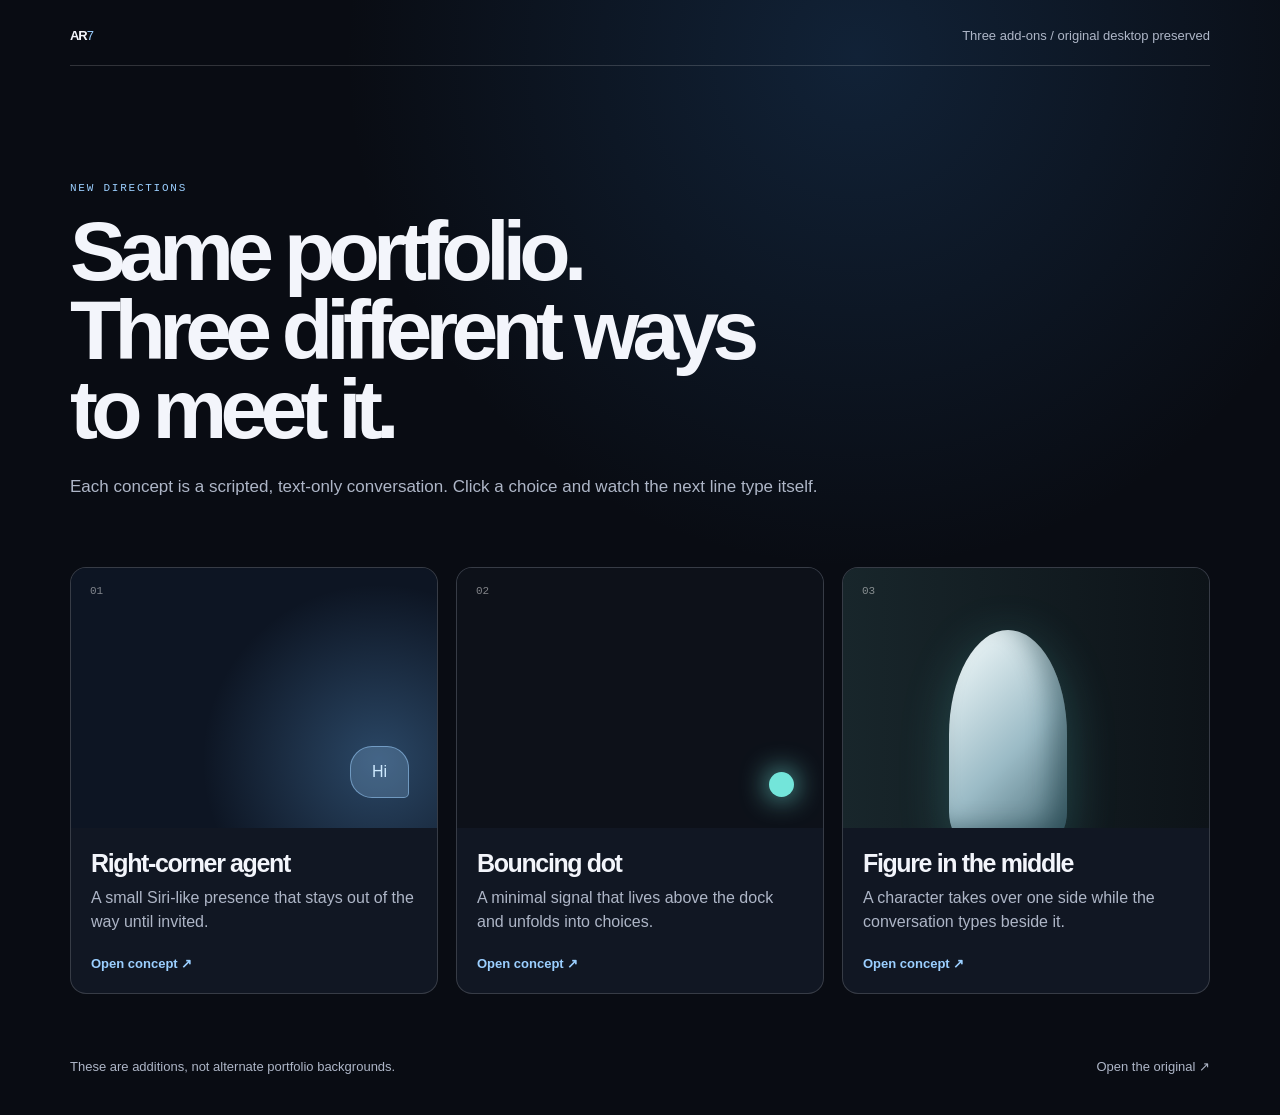
<file: concepts/index.html>
<!doctype html><html lang="en"><head><meta charset="utf-8"><meta name="viewport" content="width=device-width,initial-scale=1"><title>Assistant add-on directions</title><link rel="stylesheet" href="concepts.css"></head><body class="hub"><main><header class="hub-head"><a class="brand" href="../index.html">AR<span>7</span></a><span>Three add-ons / original desktop preserved</span></header><section class="hub-intro"><p>New directions</p><h1>Same portfolio.<br>Three different ways to meet it.</h1><span>Each concept is a scripted, text-only conversation. Click a choice and watch the next line type itself.</span></section><section class="concept-grid"><a class="tile right-corner" href="luma.html"><div class="tile-scene"><span class="corner-agent">Hi</span><b>01</b></div><h2>Right-corner agent</h2><p>A small Siri-like presence that stays out of the way until invited.</p><strong>Open concept ↗</strong></a><a class="tile dot-agent" href="nori.html"><div class="tile-scene"><span class="bounce-dot"></span><b>02</b></div><h2>Bouncing dot</h2><p>A minimal signal that lives above the dock and unfolds into choices.</p><strong>Open concept ↗</strong></a><a class="tile figure-agent" href="signal.html"><div class="tile-scene"><span class="figure-shape"></span><b>03</b></div><h2>Figure in the middle</h2><p>A character takes over one side while the conversation types beside it.</p><strong>Open concept ↗</strong></a></section><footer><span>These are additions, not alternate portfolio backgrounds.</span><a href="../index.html">Open the original ↗</a></footer></main></body></html>
</file>
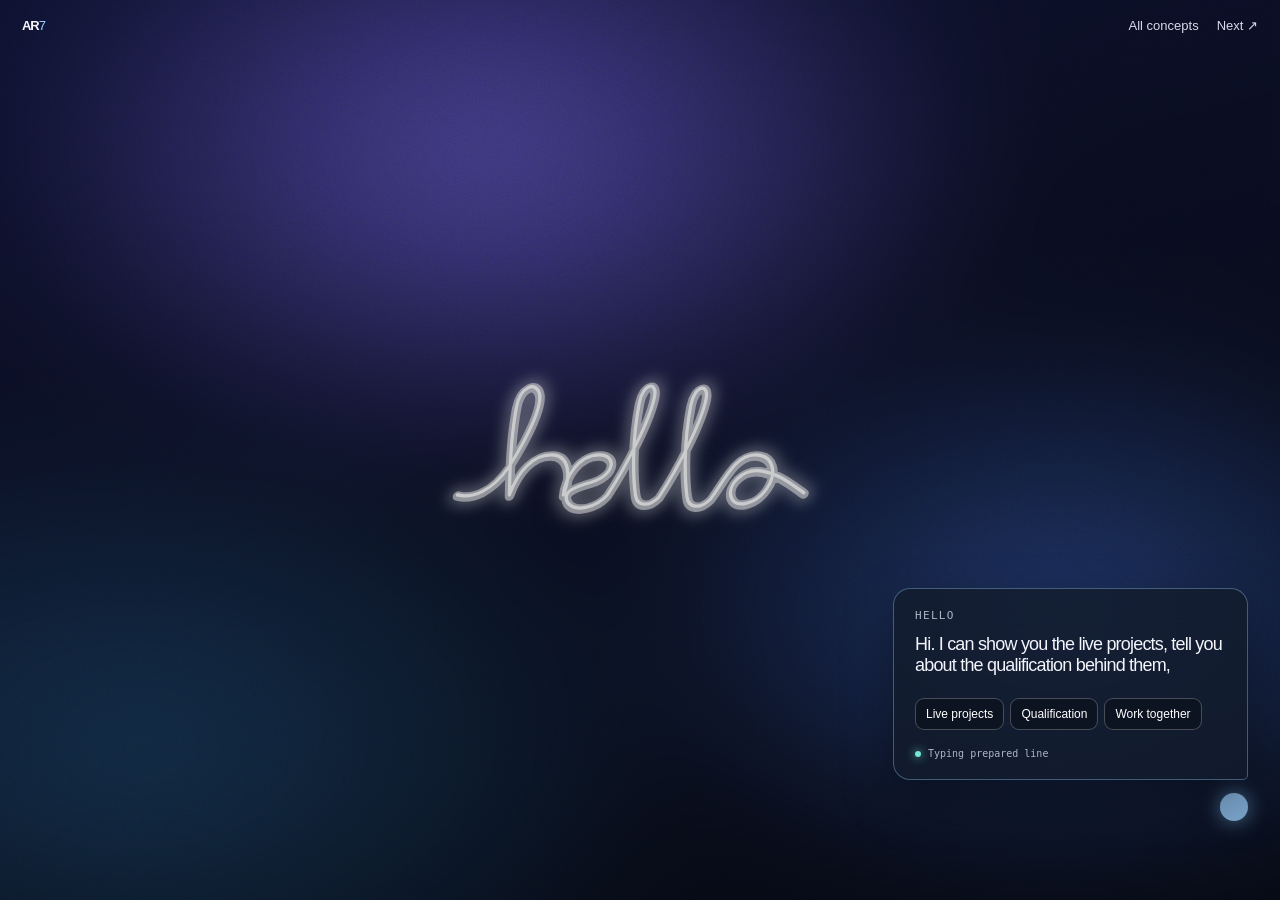
<file: concepts/luma.html>
<!doctype html><html lang="en"><head><meta charset="utf-8"><meta name="viewport" content="width=device-width,initial-scale=1"><title>Right-corner agent add-on</title><link rel="stylesheet" href="concepts.css"></head><body class="addon corner"><iframe class="portfolio-bg" src="../index.html" title="Original portfolio"></iframe><nav class="addon-nav"><a class="brand" href="index.html">AR<span>7</span></a><div class="links"><a href="index.html">All concepts</a><a href="nori.html">Next ↗</a></div></nav><div class="agent-mark"></div><section class="scripted"><small data-label>Hello</small><div class="line" data-line></div><div class="choices" data-choices></div><div class="type-status" data-status>Typing prepared line</div></section><script src="addon.js"></script></body></html>
</file>
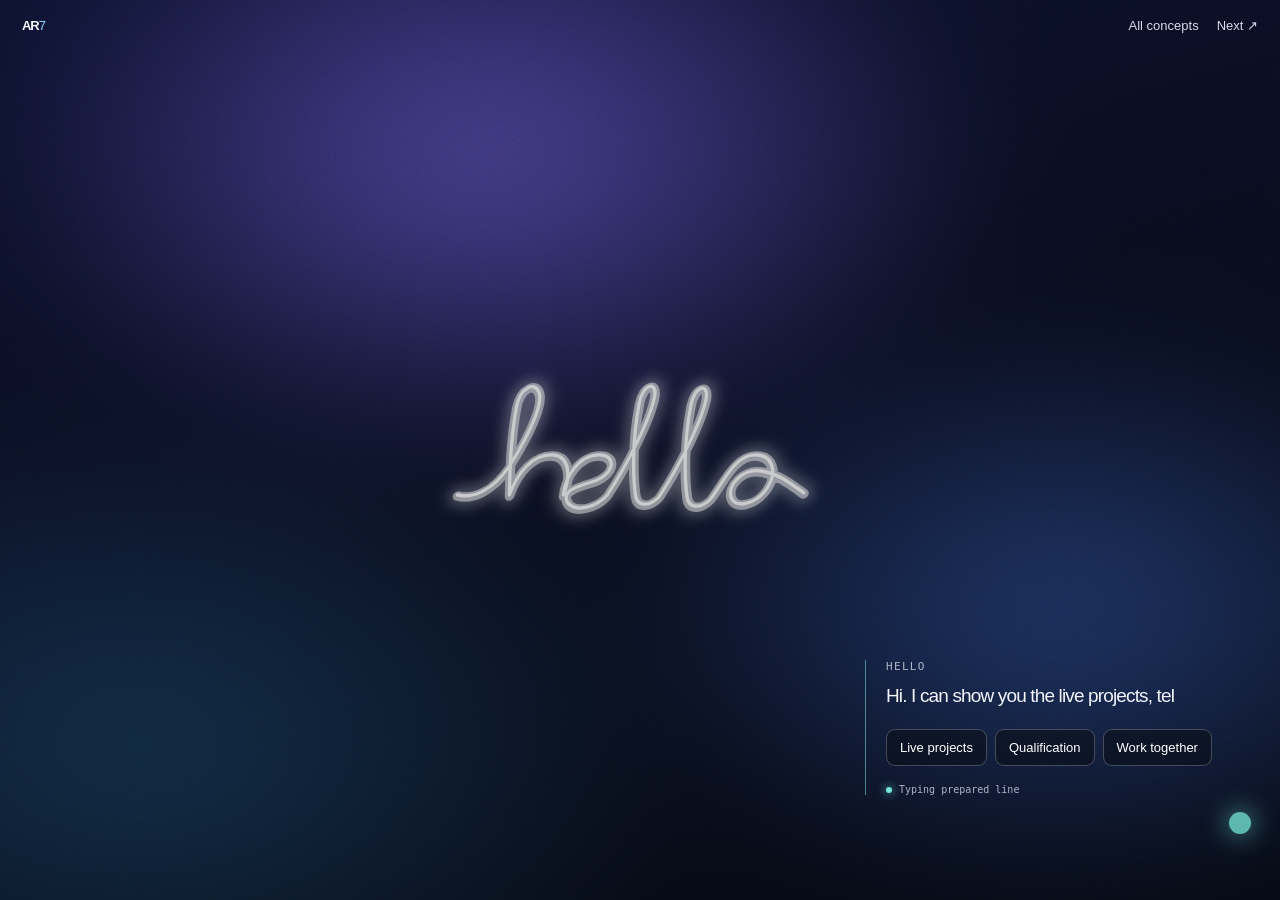
<file: concepts/nori.html>
<!doctype html><html lang="en"><head><meta charset="utf-8"><meta name="viewport" content="width=device-width,initial-scale=1"><title>Bouncing dot add-on</title><link rel="stylesheet" href="concepts.css"></head><body class="addon dot"><iframe class="portfolio-bg" src="../index.html" title="Original portfolio"></iframe><nav class="addon-nav"><a class="brand" href="index.html">AR<span>7</span></a><div class="links"><a href="index.html">All concepts</a><a href="signal.html">Next ↗</a></div></nav><div class="dot-mark"></div><section class="scripted"><small data-label>Hello</small><div class="line" data-line></div><div class="choices" data-choices></div><div class="type-status" data-status>Typing prepared line</div></section><script src="addon.js"></script></body></html>
</file>
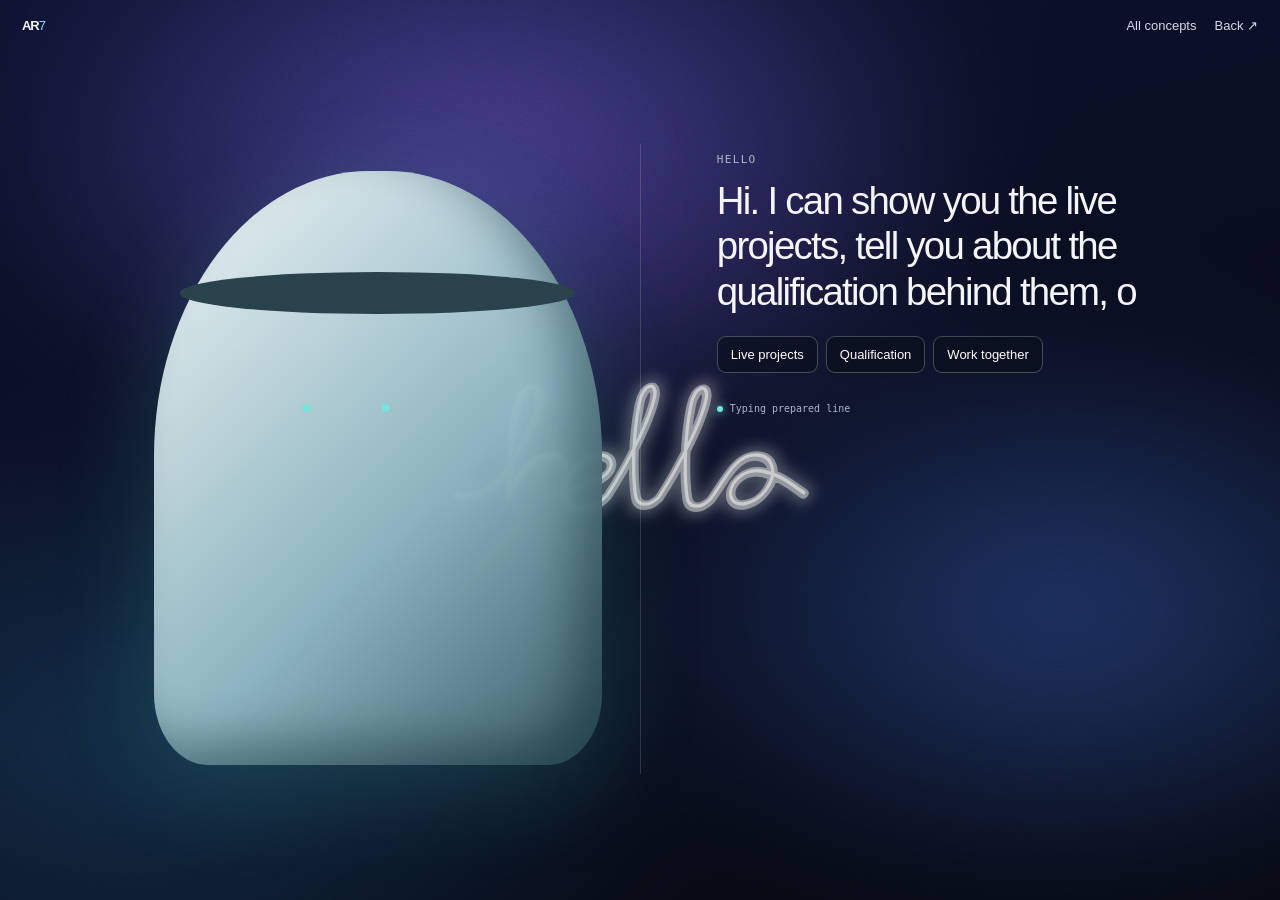
<file: concepts/signal.html>
<!doctype html><html lang="en"><head><meta charset="utf-8"><meta name="viewport" content="width=device-width,initial-scale=1"><title>Figure in the middle add-on</title><link rel="stylesheet" href="concepts.css"></head><body class="addon figure"><iframe class="portfolio-bg" src="../index.html" title="Original portfolio"></iframe><nav class="addon-nav"><a class="brand" href="index.html">AR<span>7</span></a><div class="links"><a href="index.html">All concepts</a><a href="luma.html">Back ↗</a></div></nav><div class="figure-rule"></div><div class="figure-model" aria-hidden="true"></div><section class="scripted"><small data-label>Hello</small><div class="line" data-line></div><div class="choices" data-choices></div><div class="type-status" data-status>Typing prepared line</div></section><script src="addon.js"></script></body></html>
</file>
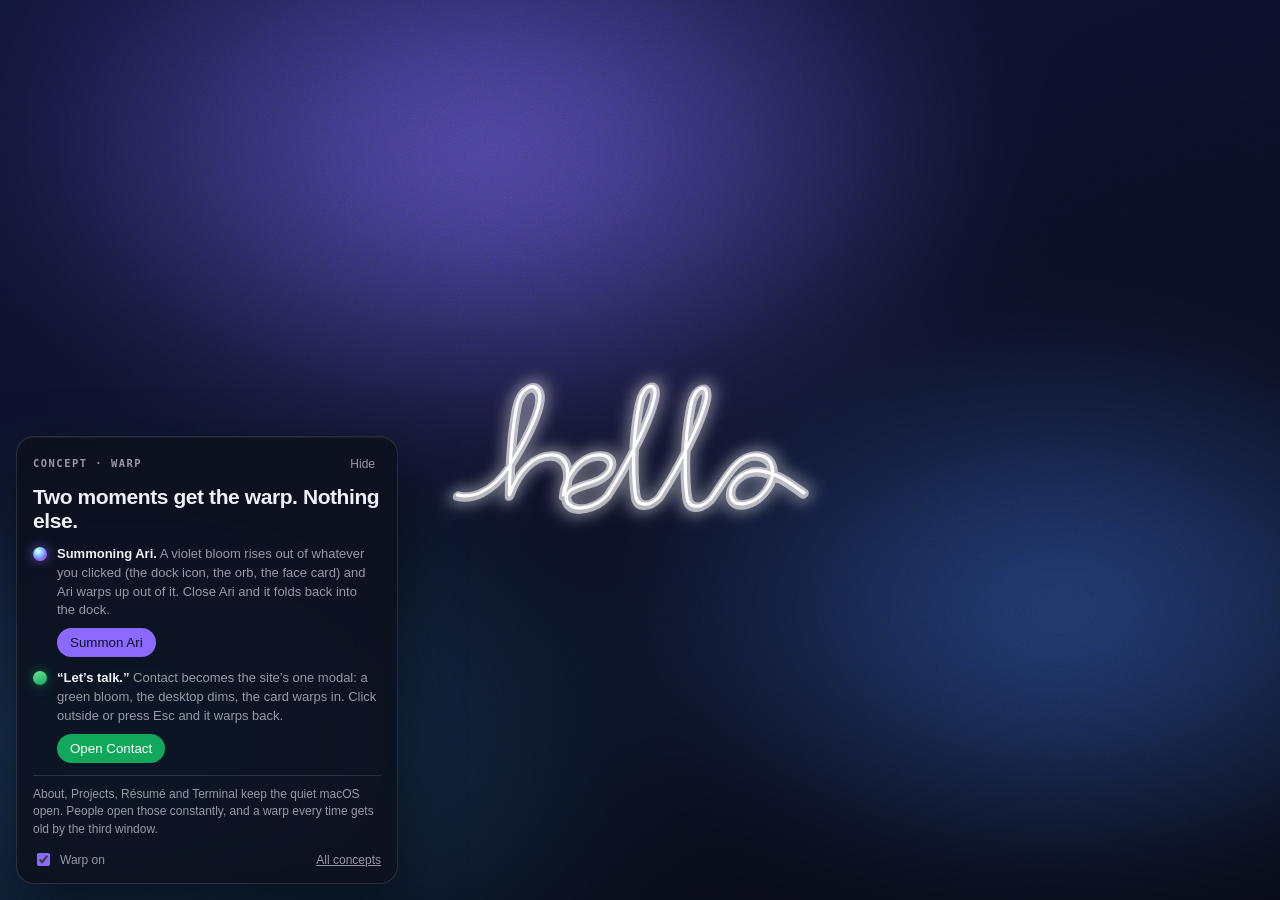
<file: concepts/warp.html>
<!doctype html>
<html lang="en">
<head>
<meta charset="utf-8">
<meta name="viewport" content="width=device-width, initial-scale=1, viewport-fit=cover">
<title>Warp — where it goes</title>
<style>
  :root {
    --ink: #EEF1F8;
    --muted: rgba(235, 235, 245, 0.62);
    --hair: rgba(255, 255, 255, 0.12);
    --violet: #8B6BFF;
    --green: #12A85C;
    color-scheme: dark;
    font-family: -apple-system, BlinkMacSystemFont, "SF Pro Text", "Helvetica Neue", sans-serif;
  }
  html, body { margin: 0; height: 100%; overflow: hidden; background: #05070B; color: var(--ink); }
  iframe { position: fixed; inset: 0; width: 100%; height: 100%; border: 0; }

  .notes {
    position: fixed; left: 16px; bottom: 16px; z-index: 5;
    width: min(348px, calc(100% - 32px));
    padding: 16px 16px 14px;
    border-radius: 18px;
    background: rgba(14, 16, 26, 0.84);
    border: 1px solid var(--hair);
    box-shadow: 0 24px 60px rgba(0, 0, 0, 0.5), inset 0 1px 0 rgba(255, 255, 255, 0.06);
    backdrop-filter: blur(22px) saturate(160%);
    -webkit-backdrop-filter: blur(22px) saturate(160%);
    transition: transform 320ms cubic-bezier(0.22, 0.61, 0.36, 1), opacity 320ms;
  }
  .notes[data-folded="true"] { transform: translateY(calc(100% - 44px)); }
  .notes[data-folded="true"] .body { opacity: 0; pointer-events: none; }
  .body { transition: opacity 200ms; }

  .top { display: flex; align-items: center; justify-content: space-between; gap: 10px; margin-bottom: 10px; }
  .eyebrow { margin: 0; font: 600 10.5px/1 ui-monospace, "SF Mono", Menlo, monospace; letter-spacing: 0.14em; text-transform: uppercase; color: var(--muted); }
  .fold { border: 0; background: none; color: var(--muted); font: inherit; font-size: 12px; cursor: pointer; padding: 4px 6px; border-radius: 6px; }
  .fold:hover { color: var(--ink); background: rgba(255, 255, 255, 0.08); }

  h1 { margin: 0 0 12px; font-size: 21px; line-height: 1.15; letter-spacing: -0.02em; }
  ol { list-style: none; margin: 0 0 12px; padding: 0; display: grid; gap: 12px; }
  li { display: grid; grid-template-columns: 14px 1fr; gap: 10px; align-items: start; }
  .mark { width: 14px; height: 14px; margin-top: 2px; border-radius: 50%; }
  .mark.ari { background: radial-gradient(circle at 38% 32%, #fff 0, #8FE3FF 24%, #8B6BFF 62%, #FF6FB5 100%); box-shadow: 0 0 12px rgba(139, 107, 255, 0.7); }
  .mark.contact { background: linear-gradient(160deg, #6FE09A, #12A85C); box-shadow: 0 0 12px rgba(18, 168, 92, 0.6); }
  li p { margin: 0 0 8px; font-size: 13px; line-height: 1.45; color: var(--muted); text-wrap: pretty; }
  li b { color: var(--ink); font-weight: 600; }

  .try {
    border: 0; border-radius: 99px; padding: 7px 13px;
    font: 600 12px/1 inherit; font-family: inherit; cursor: pointer;
    transition: transform 140ms, filter 140ms;
  }
  .try:hover { filter: brightness(1.12); }
  .try:active { transform: scale(0.97); }
  .try.ari { background: var(--violet); color: #0E0F20; }
  .try.contact { background: var(--green); color: #fff; }
  .try:focus-visible, .fold:focus-visible, input:focus-visible { outline: 2px solid #0A84FF; outline-offset: 2px; }

  .aside { margin: 0 0 12px; padding-top: 10px; border-top: 1px solid var(--hair); font-size: 12px; line-height: 1.45; color: var(--muted); }
  .foot { display: flex; align-items: center; justify-content: space-between; font-size: 12px; color: var(--muted); }
  .foot a { color: var(--muted); }
  .foot a:hover { color: var(--ink); }
  label { display: inline-flex; align-items: center; gap: 7px; cursor: pointer; }
  input[type="checkbox"] { accent-color: var(--violet); }

  @media (prefers-reduced-motion: reduce) {
    .notes { transition: none; }
    .reduced { display: block; }
  }
  .reduced { display: none; margin: 0 0 10px; font-size: 12px; color: #FFB25C; }
</style>
</head>
<body>

<iframe id="site" src="../index.html" title="The portfolio, with the warp concept layered on"></iframe>

<aside class="notes" id="notes" aria-label="Concept notes" data-folded="false">
  <div class="top">
    <p class="eyebrow">Concept · Warp</p>
    <button class="fold" id="fold" type="button" aria-expanded="true" aria-controls="notes-body">Hide</button>
  </div>
  <div class="body" id="notes-body">
    <h1>Two moments get the warp. Nothing else.</h1>
    <p class="reduced">Your system asks for reduced motion, so the warp stays off here.</p>
    <ol>
      <li>
        <span class="mark ari" aria-hidden="true"></span>
        <div>
          <p><b>Summoning Ari.</b> A violet bloom rises out of whatever you clicked (the dock icon, the orb, the face card) and Ari warps up out of it. Close Ari and it folds back into the dock.</p>
          <button class="try ari" type="button" data-play="ari">Summon Ari</button>
        </div>
      </li>
      <li>
        <span class="mark contact" aria-hidden="true"></span>
        <div>
          <p><b>“Let’s talk.”</b> Contact becomes the site’s one modal: a green bloom, the desktop dims, the card warps in. Click outside or press Esc and it warps back.</p>
          <button class="try contact" type="button" data-play="contact">Open Contact</button>
        </div>
      </li>
    </ol>
    <p class="aside">About, Projects, Résumé and Terminal keep the quiet macOS open. People open those constantly, and a warp every time gets old by the third window.</p>
    <div class="foot">
      <label><input type="checkbox" id="warp-on" checked> Warp on</label>
      <a href="index.html">All concepts</a>
    </div>
  </div>
</aside>

<script>
  const site = document.getElementById("site");

  /* the add-on runs inside the portfolio's own document, so it shares its window manager */
  site.addEventListener("load", () => {
    const d = site.contentDocument;
    if (!d) return;
    const s = d.createElement("script");
    s.type = "module";
    s.src = "concepts/warp.js";
    d.body.append(s);
  });

  document.querySelectorAll("[data-play]").forEach((b) =>
    b.addEventListener("click", () => site.contentWindow?.warpConcept?.play(b.dataset.play)));

  document.getElementById("warp-on").addEventListener("change", (e) =>
    site.contentWindow?.warpConcept?.set(e.target.checked));

  const notes = document.getElementById("notes"), fold = document.getElementById("fold");
  fold.addEventListener("click", () => {
    const folded = notes.dataset.folded !== "true";
    notes.dataset.folded = String(folded);
    fold.textContent = folded ? "Show" : "Hide";
    fold.setAttribute("aria-expanded", String(!folded));
  });
</script>
</body>
</html>
</file>
<file: css/tokens.css>
/* Design tokens. Everything visual is tuned here first. */
:root {
  /* macOS system palette — keeps the chrome reading as native */
  --accent: #0A84FF;
  --accent-deep: #0060DF;
  --green: #32D74B;
  --teal: #5AC8C8;
  --red: #FF453A;
  --orange: #FF9F0A;

  /* traffic lights */
  --tl-red: #FF5F57;
  --tl-yellow: #FEBC2E;
  --tl-green: #28C840;

  /* type */
  --text: rgba(255, 255, 255, 0.96);
  --muted: rgba(235, 235, 245, 0.62);
  --muted-2: rgba(235, 235, 245, 0.40);
  --muted-3: rgba(235, 235, 245, 0.26);

  /* surfaces */
  --chrome: rgba(38, 40, 48, 0.72);
  --chrome-2: rgba(34, 36, 44, 0.74);
  --sidebar: rgba(66, 69, 82, 0.46);
  --sheet: rgba(24, 26, 31, 0.92);
  --hair: rgba(255, 255, 255, 0.10);
  --hair-strong: rgba(255, 255, 255, 0.16);
  --fill: rgba(255, 255, 255, 0.06);
  --fill-2: rgba(255, 255, 255, 0.09);

  /* depth */
  --shadow-win: 0 34px 86px rgba(0, 0, 0, 0.55), 0 10px 24px rgba(0, 0, 0, 0.38);
  --shadow-dock: 0 22px 54px rgba(0, 0, 0, 0.46), inset 0 1px 0 rgba(255, 255, 255, 0.16);
  --shadow-pop: 0 18px 44px rgba(0, 0, 0, 0.5);
  --blur-chrome: blur(34px) saturate(180%);

  /* geometry */
  --radius-win: 12px;
  --radius-pop: 12px;
  --menubar-h: 36px;
  --dock-icon: 52px;

  /* motion */
  --ease: cubic-bezier(0.22, 0.61, 0.36, 1);
  --ease-snap: cubic-bezier(0.32, 0.9, 0.3, 1);
  --dur-fast: 140ms;
  --dur: 260ms;
  --dur-win: 360ms;

  /* text scale */
  --text-xs: 11px;
  --text-sm: 12.5px;
  --text-base: 13.5px;
  --text-lg: 17px;
  --text-title: clamp(1.6rem, 1.2rem + 1.4vw, 2.4rem);

  font-synthesis: none;
  color-scheme: dark;
}

* { box-sizing: border-box; }

html, body {
  height: 100%;
  margin: 0;
  overflow: hidden;
}

body {
  background: #05070B;
  color: var(--text);
  font-family: -apple-system, "SF Pro Text", "SF Pro Display", system-ui,
    "Helvetica Neue", Inter, sans-serif;
  font-size: var(--text-base);
  -webkit-font-smoothing: antialiased;
  letter-spacing: -0.01em;
}

button { font: inherit; color: inherit; }

:focus-visible {
  outline: 2px solid var(--accent);
  outline-offset: 2px;
  border-radius: 6px;
}

::selection { background: rgba(10, 132, 255, 0.35); }

/* thin translucent scrollbars, like the real thing */
::-webkit-scrollbar { width: 9px; height: 9px; }
::-webkit-scrollbar-thumb {
  background: rgba(255, 255, 255, 0.18);
  border-radius: 9px;
  border: 2px solid transparent;
  background-clip: content-box;
}
::-webkit-scrollbar-thumb:hover { background: rgba(255, 255, 255, 0.3); background-clip: content-box; }
::-webkit-scrollbar-track { background: transparent; }

@media (prefers-reduced-motion: reduce) {
  *, *::before, *::after {
    animation-duration: 0.01ms !important;
    animation-iteration-count: 1 !important;
    transition-duration: 0.01ms !important;
  }
}
</file>
<file: css/desktop.css>
/* Desktop surface: wallpaper, menu bar, desktop icons, dock. */

.desktop {
  position: fixed;
  inset: 0;
  overflow: hidden;
  background: #060910;
}

/* ---------- wallpaper ---------- */
/* Four independent motions keep it breathing: a drifting bloom, a slow
   field rotation, light travelling along the arcs, and parallax dust. */
.wallpaper { position: absolute; inset: 0; pointer-events: none; }

/* base field — deep, but never flat black */
.wallpaper::before {
  content: "";
  position: absolute;
  inset: 0;
  background:
    radial-gradient(120% 82% at 50% -14%, #2A2F6B 0%, #161a40 34%, #0B0E20 66%, #070915 100%),
    linear-gradient(180deg, #0C1030 0%, #070A16 100%);
}

/* the bloom — slow breathe so the scene is never perfectly still */
.wall-bloom {
  position: absolute;
  inset: -34%;
  background:
    radial-gradient(38% 30% at 46% 8%, rgba(132, 112, 255, 0.58), transparent 68%),
    radial-gradient(34% 28% at 76% 24%, rgba(72, 126, 240, 0.36), transparent 70%),
    radial-gradient(40% 32% at 16% 42%, rgba(46, 132, 190, 0.28), transparent 72%),
    radial-gradient(46% 34% at 58% 104%, rgba(58, 74, 196, 0.34), transparent 70%);
  filter: blur(26px);
  animation: bloomBreathe 26s ease-in-out infinite alternate;
  will-change: transform, opacity;
}

@keyframes bloomBreathe {
  from { transform: scale(1) translate3d(0, 0, 0); opacity: 0.88; }
  to   { transform: scale(1.09) translate3d(1.8%, -1.4%, 0); opacity: 1; }
}

/* a second, offset bloom drifting the other way — the crossing of the two
   is what stops the glow reading as a static gradient */
.wall-bloom.b2 {
  background:
    radial-gradient(30% 24% at 28% 18%, rgba(88, 196, 224, 0.26), transparent 70%),
    radial-gradient(32% 26% at 84% 68%, rgba(150, 96, 220, 0.24), transparent 72%);
  animation: bloomDrift 34s ease-in-out infinite alternate;
  mix-blend-mode: screen;
}

@keyframes bloomDrift {
  from { transform: translate3d(-2.4%, 1.6%, 0) scale(1.04); opacity: 0.6; }
  to   { transform: translate3d(2.6%, -1.8%, 0) scale(1.12); opacity: 0.95; }
}

.wall-arcs {
  position: absolute;
  inset: -10% -5%;
  width: 110%;
  height: 120%;
  animation: arcDrift 52s ease-in-out infinite alternate;
  will-change: transform;
}

@keyframes arcDrift {
  from { transform: translate3d(0, 0, 0) scale(1) rotate(0deg); }
  to   { transform: translate3d(-1.8%, 1.4%, 0) scale(1.04) rotate(0.6deg); }
}

/* stroke must sit on the <use> itself — CSS cannot select into its shadow
   tree, but inheritable properties like stroke pass through. */
.arc-base use { stroke: url(#arcGrad); stroke-width: 1.25; }

/* light running along the curves */
.arc-glow use {
  stroke: url(#arcHot);
  stroke-width: 1.7;
  stroke-dasharray: 240 1700;
  animation: arcTravel linear infinite;
}

.arc-glow .g1 { animation-duration: 15s; animation-delay: -2s; }
.arc-glow .g2 { animation-duration: 21s; animation-delay: -9s; }
.arc-glow .g3 { animation-duration: 18s; animation-delay: -14s; }

@keyframes arcTravel {
  from { stroke-dashoffset: 1940; }
  to   { stroke-dashoffset: 0; }
}

/* parallax dust — two layers at different speeds reads as depth */
.wall-dust {
  position: absolute;
  inset: -50%;
  background-repeat: repeat;
  animation: dustDrift linear infinite;
  will-change: transform;
}

.wall-dust.d1 {
  background-image:
    radial-gradient(1.4px 1.4px at 18% 22%, rgba(255, 255, 255, 0.55), transparent),
    radial-gradient(1.2px 1.2px at 62% 14%, rgba(200, 220, 255, 0.45), transparent),
    radial-gradient(1.5px 1.5px at 84% 58%, rgba(255, 255, 255, 0.40), transparent),
    radial-gradient(1.1px 1.1px at 34% 74%, rgba(210, 225, 255, 0.42), transparent),
    radial-gradient(1.3px 1.3px at 72% 88%, rgba(255, 255, 255, 0.34), transparent);
  background-size: 420px 420px;
  animation-duration: 150s;
  opacity: 0.7;
}

.wall-dust.d2 {
  background-image:
    radial-gradient(1px 1px at 12% 44%, rgba(255, 255, 255, 0.34), transparent),
    radial-gradient(1px 1px at 48% 66%, rgba(190, 215, 255, 0.30), transparent),
    radial-gradient(1px 1px at 90% 30%, rgba(255, 255, 255, 0.28), transparent);
  background-size: 300px 300px;
  animation-duration: 240s;
  animation-direction: reverse;
  opacity: 0.5;
}

@keyframes dustDrift {
  from { transform: translate3d(0, 0, 0); }
  to   { transform: translate3d(-420px, -260px, 0); }
}

/* film grain keeps the gradients from banding on wide gamut displays */
.wall-grain {
  position: absolute;
  inset: 0;
  opacity: 0.16;
  mix-blend-mode: overlay;
}

/* ---------- menu bar ---------- */
.menubar {
  position: fixed;
  top: 0;
  left: 0;
  right: 0;
  height: var(--menubar-h);
  z-index: 900;
  display: flex;
  align-items: center;
  gap: 2px;
  padding: 0 10px;
  font-size: var(--text-sm);
  color: rgba(255, 255, 255, 0.92);
  background: rgba(16, 18, 26, 0.34);
  backdrop-filter: var(--blur-chrome);
  -webkit-backdrop-filter: var(--blur-chrome);
  box-shadow: inset 0 -1px 0 rgba(255, 255, 255, 0.07);
}

.mb-item {
  appearance: none;
  background: none;
  border: 0;
  padding: 3px 10px;
  border-radius: 6px;
  cursor: default;
  white-space: nowrap;
  transition: background var(--dur-fast) var(--ease);
}

.mb-item:hover,
.mb-item[aria-expanded="true"] { background: rgba(255, 255, 255, 0.16); }
.mb-item.is-app { font-weight: 600; }
/* AR7 wordmark — the 7 rides the shoulder of the R */
.mb-mark {
  display: inline-flex;
  align-items: flex-start;
  padding: 3px 9px;
  font-size: 14px;
  font-weight: 700;
  line-height: 1;
  letter-spacing: -0.02em;
  color: rgba(255, 255, 255, 0.92);
  transition: color var(--dur-fast) var(--ease);
}

.mb-mark .mark-7 {
  margin-left: 0.5px;
  font-size: 0.64em;
  font-weight: 650;
  line-height: 1;
  transform: translateY(-1px);
}

.mb-mark:hover,
.mb-mark[aria-expanded="true"] { color: var(--green); }

.mb-right {
  margin-left: auto;
  display: flex;
  align-items: center;
  gap: 14px;
  padding-right: 4px;
}

.mb-right svg { display: block; opacity: 0.9; }
/* the display rule above outranks [hidden]'s default display:none, so the
   inactive play/pause icon needs an explicit override */
.mb-right svg[hidden] { display: none; }

.mb-clock {
  font-variant-numeric: tabular-nums;
  letter-spacing: 0;
  min-width: 132px;
  text-align: right;
}

/* dropdown menus */
.mb-menu {
  position: fixed;
  top: calc(var(--menubar-h) - 3px);
  z-index: 950;
  min-width: 226px;
  padding: 5px;
  border-radius: var(--radius-pop);
  background: var(--sheet);
  backdrop-filter: var(--blur-chrome);
  -webkit-backdrop-filter: var(--blur-chrome);
  border: 1px solid var(--hair-strong);
  box-shadow: var(--shadow-pop);
  animation: popIn var(--dur-fast) var(--ease) both;
}

.mb-menu[hidden] { display: none; }

.mb-menu button {
  display: flex;
  justify-content: space-between;
  gap: 24px;
  width: 100%;
  padding: 5px 9px;
  border: 0;
  border-radius: 6px;
  background: none;
  text-align: left;
  cursor: default;
}

.mb-menu button:hover { background: var(--accent); color: #fff; }
.mb-menu button kbd { font: inherit; color: var(--muted-2); }
.mb-menu button:hover kbd { color: rgba(255, 255, 255, 0.75); }
.mb-menu hr { margin: 5px 8px; border: 0; border-top: 1px solid var(--hair); }

@keyframes popIn {
  from { opacity: 0; transform: translateY(-5px) scale(0.985); }
  to   { opacity: 1; transform: none; }
}

/* ---------- desktop icons ---------- */
.desk-icons {
  position: absolute;
  top: calc(var(--menubar-h) + 14px);
  right: 14px;
  z-index: 10;
  display: flex;
  flex-direction: column;
  gap: 6px;
  margin: 0;
  padding: 0;
  list-style: none;
}

.desk-icon {
  display: grid;
  justify-items: center;
  gap: 5px;
  width: 88px;
  padding: 7px 4px 5px;
  border: 0;
  border-radius: 9px;
  background: none;
  cursor: default;
  transition: background var(--dur-fast) var(--ease);
}

.desk-icon:hover { background: rgba(255, 255, 255, 0.10); }
.desk-icon:active { background: rgba(255, 255, 255, 0.16); }

.desk-icon .glyph {
  display: grid;
  place-items: center;
  width: 46px;
  height: 46px;
  border-radius: 11px;
  box-shadow: 0 6px 14px rgba(0, 0, 0, 0.42), inset 0 1px 0 rgba(255, 255, 255, 0.22);
}

.desk-icon span {
  font-size: var(--text-xs);
  line-height: 1.25;
  text-shadow: 0 1px 3px rgba(0, 0, 0, 0.75);
}

/* ---------- dock ---------- */
.dock {
  position: fixed;
  left: 50%;
  bottom: 10px;
  z-index: 800;
  transform: translateX(-50%);
  display: flex;
  align-items: flex-end;
  gap: 10px;
  padding: 7px 12px 11px;
  border-radius: 22px;
  background: rgba(58, 60, 72, 0.32);
  backdrop-filter: blur(36px) saturate(185%);
  -webkit-backdrop-filter: blur(36px) saturate(185%);
  border: 1px solid var(--hair-strong);
  box-shadow: var(--shadow-dock);
}

.dock-item {
  position: relative;
  width: var(--dock-icon);
  height: var(--dock-icon);
  padding: 0;
  border: 0;
  background: none;
  cursor: default;
  flex: 0 0 auto;
  transform-origin: 50% 100%;
  transition: transform 120ms var(--ease-snap);
}

.dock-item .glyph {
  display: grid;
  place-items: center;
  width: 100%;
  height: 100%;
  border-radius: 23%;
  box-shadow: 0 7px 16px rgba(0, 0, 0, 0.45), inset 0 1px 0 rgba(255, 255, 255, 0.24);
}

.dock-item .glyph svg { width: 56%; height: 56%; }

/* running indicator */
.dock-item::before {
  content: "";
  position: absolute;
  bottom: -7px;
  left: 50%;
  width: 4px;
  height: 4px;
  border-radius: 50%;
  background: rgba(255, 255, 255, 0.72);
  transform: translateX(-50%) scale(0);
  transition: transform var(--dur-fast) var(--ease);
}

.dock-item.running::before { transform: translateX(-50%) scale(1); }

/* tooltip */
.dock-item::after {
  content: attr(data-tip);
  position: absolute;
  bottom: calc(100% + 16px);
  left: 50%;
  padding: 4px 10px;
  border-radius: 8px;
  font-size: var(--text-sm);
  white-space: nowrap;
  background: rgba(30, 32, 38, 0.94);
  border: 1px solid var(--hair-strong);
  box-shadow: 0 8px 20px rgba(0, 0, 0, 0.45);
  opacity: 0;
  transform: translateX(-50%) translateY(6px);
  transition: opacity var(--dur-fast) var(--ease), transform var(--dur-fast) var(--ease);
  pointer-events: none;
}

.dock-item:hover::after,
.dock-item:focus-visible::after { opacity: 1; transform: translateX(-50%); }

.dock-item.bouncing { animation: dockBounce 620ms var(--ease) 2; }

@keyframes dockBounce {
  0%, 100% { transform: translateY(0); }
  50% { transform: translateY(-22px); }
}

.dock-sep {
  width: 1px;
  height: 42px;
  margin: 0 2px;
  align-self: center;
  background: var(--hair-strong);
}

/* ---------- boot ---------- */
body.booting .menubar,
body.booting .dock,
body.booting .desk-icons { opacity: 0; }

.menubar, .dock, .desk-icons {
  transition: opacity 700ms var(--ease);
}

@media (max-width: 760px) {
  .desk-icons { display: none; }
  .dock { gap: 6px; padding: 6px 9px 10px; --dock-icon: 46px; }
  /* .menubar so it outranks .mb-icon and .mb-right svg, which set display */
  .menubar .mb-hide { display: none; }
  .mb-clock { min-width: 0; }
  .mb-date { display: none; } /* a phone's status bar shows the time alone */
}

/* ---------- menu-bar icon buttons ---------- */
.mb-icon {
  display: grid;
  place-items: center;
  width: 26px;
  height: 22px;
  padding: 0;
  border: 0;
  border-radius: 6px;
  background: none;
  color: inherit;
  cursor: default;
  transition: background var(--dur-fast) var(--ease), color var(--dur-fast) var(--ease);
}

.mb-icon:hover { background: rgba(255, 255, 255, 0.16); }
.mb-icon.is-playing { color: var(--green); }

/* weather: dot carries the sky, figures carry the facts */
.mb-wx { width: auto; min-width: 26px; padding: 0 5px; gap: 4px; display: inline-flex; align-items: center; }
.wx-dot { width: 9px; height: 9px; border-radius: 50%; background: rgba(255,255,255,.35); flex: 0 0 auto; }
.wx-dot.sun { background: #FFD36B; box-shadow: 0 0 6px rgba(255,211,107,.8); }
.wx-dot.cloud { background: #9AA6B8; }
.wx-dot.rain { background: #63B3FF; box-shadow: 0 0 6px rgba(99,179,255,.8); }
.wx-temp { font-size: 12px; font-variant-numeric: tabular-nums; }

/* ---------- status popovers ---------- */
.popover {
  position: fixed;
  top: calc(var(--menubar-h) - 3px);
  z-index: 950;
  width: 232px;
  padding: 13px 14px 14px;
  border-radius: var(--radius-pop);
  background: var(--sheet);
  backdrop-filter: var(--blur-chrome);
  -webkit-backdrop-filter: var(--blur-chrome);
  border: 1px solid var(--hair-strong);
  box-shadow: var(--shadow-pop);
  animation: popIn var(--dur-fast) var(--ease) both;
}

.popover[hidden] { display: none; }
.popover h4 { margin: 0 0 9px; font-size: var(--text-sm); color: var(--muted-2); font-weight: 600; }

.net-line {
  display: flex;
  justify-content: space-between;
  margin: 0 0 6px;
  font-size: var(--text-sm);
}

.net-line span { color: var(--muted); }
.net-line b { font-variant-numeric: tabular-nums; font-weight: 600; }
.popover .btn { width: 100%; margin-top: 9px; text-align: center; }
.popover .btn:disabled { opacity: 0.55; }

.music-title { margin: 0; font-weight: 600; }
.music-sub { margin: 2px 0 11px; font-size: var(--text-sm); color: var(--muted-2); }

#vol {
  width: 100%;
  accent-color: var(--accent);
}

/* ---------- now-playing toggle + track list ---------- */
.mb-chev { width: 16px; }
.mb-chev svg { transition: transform var(--dur) var(--ease); }
.mb-chev[aria-expanded="true"] svg { transform: rotate(180deg); }
.mb-right { gap: 11px; }
#play-btn + .mb-chev { margin-left: -7px; }

.tracklist { display: grid; gap: 2px; margin: 10px 0 4px; }

.track {
  display: flex;
  align-items: center;
  gap: 8px;
  width: 100%;
  padding: 6px 8px;
  border: 0;
  border-radius: 7px;
  background: none;
  color: inherit;
  font-size: var(--text-sm);
  text-align: left;
  cursor: default;
  transition: background var(--dur-fast) var(--ease);
}

.track:hover { background: var(--fill-2); }
.track.current { color: var(--green); }
.track-dot { width: 10px; font-size: 11px; }

.vol-row { display: flex; align-items: center; gap: 9px; margin-top: 9px; font-size: var(--text-sm); color: var(--muted-2); }
.vol-row input { flex: 1; accent-color: var(--accent); }

.net-note {
  margin: 6px 0 0;
  font-size: var(--text-xs);
  line-height: 1.4;
  color: var(--muted-3);
}

/* ---------- boot greeting ----------
   A grainy, blurred field with the word stroked on in white glass, then the
   whole layer lifts away to reveal the desktop that was behind it all along.
   Three strokes share one authored path: a soft halo, a translucent glass
   body, and a bright specular edge. Together they read as frosted glass in a
   way a single flat stroke cannot. */
.boot {
  position: fixed;
  inset: 0;
  z-index: 9999;
  display: grid;
  place-items: center;
  overflow: hidden;
  background: #05070C;
  cursor: default;
  transition: opacity 620ms var(--ease), backdrop-filter 620ms var(--ease);
}

/* the blurred colour field — same palette as the wallpaper, so the hand-off
   reads as a blur clearing rather than one image swapping for another */
.boot-bg {
  position: absolute;
  inset: -25%;
  background:
    radial-gradient(38% 34% at 42% 28%, rgba(132, 112, 255, 0.62), transparent 70%),
    radial-gradient(34% 30% at 72% 62%, rgba(72, 126, 240, 0.44), transparent 72%),
    radial-gradient(40% 34% at 24% 72%, rgba(46, 132, 190, 0.34), transparent 74%),
    linear-gradient(165deg, #121640 0%, #0A0D1E 55%, #05070C 100%);
  filter: blur(58px);
  animation: bootDrift 9s ease-in-out infinite alternate;
}

@keyframes bootDrift {
  from { transform: scale(1) translate3d(0, 0, 0); }
  to   { transform: scale(1.08) translate3d(-1.5%, 1%, 0); }
}

.boot-grain {
  position: absolute;
  inset: 0;
  width: 100%;
  height: 100%;
  opacity: 0.34;
  mix-blend-mode: overlay;
  pointer-events: none;
}

.boot-mark {
  position: relative;
  width: clamp(250px, 42vw, 420px);
  height: auto;
  overflow: visible;
  transition: transform 620ms var(--ease), opacity 620ms var(--ease), filter 620ms var(--ease);
}

.hp {
  fill: none;
  stroke-linecap: round;
  stroke-linejoin: round;
  /* pathLength="1" on the source path, so one unit is the whole stroke and the
     draw stays identical at any rendered size */
  stroke-dasharray: 1;
  stroke-dashoffset: 1;
}

.hp-halo { stroke: rgba(255, 255, 255, 0.34); stroke-width: 19; filter: url(#helloHalo); }
.hp-body { stroke: rgba(255, 255, 255, 0.58); stroke-width: 9.5; }
.hp-spec { stroke: rgba(255, 255, 255, 0.96); stroke-width: 3.2; transform: translate(-0.4px, -1.1px); }

/* snappy: most of the stroke lands early, then eases into its finish */
.boot.draw .hp {
  animation: helloDraw 1500ms cubic-bezier(0.22, 0.68, 0.16, 1) 260ms forwards;
}

@keyframes helloDraw { to { stroke-dashoffset: 0; } }

/* the lift-away: the mark scales up a touch and softens as the layer fades,
   so it feels like it recedes rather than simply switching off */
.boot.done { opacity: 0; pointer-events: none; }
.boot.done .boot-mark { transform: scale(1.06); opacity: 0; filter: blur(6px); }

@media (max-width: 760px) {
  .boot-mark { width: min(76vw, 340px); }
}

@media (prefers-reduced-motion: reduce) {
  .hp { stroke-dashoffset: 0; }
  .boot.draw .hp { animation: none; }
  .boot-bg { animation: none; }
  .boot.done .boot-mark { transform: none; filter: none; }
}
</file>
<file: css/window.css>
/* Windows: chrome, traffic lights, sidebar, and the content inside them. */

.window {
  position: absolute;
  top: 0;
  left: 0;
  z-index: 20;
  display: flex;
  flex-direction: column;
  width: 880px;
  max-width: calc(100vw - 28px);
  height: 560px;
  max-height: calc(100vh - var(--menubar-h) - 110px);
  border-radius: var(--radius-win);
  overflow: hidden;
  background: var(--chrome-2);
  backdrop-filter: var(--blur-chrome);
  -webkit-backdrop-filter: var(--blur-chrome);
  border: 1px solid var(--hair);
  box-shadow: var(--shadow-win);
  /* backwards, not both: a forwards fill would pin transform and block Stage Manager */
  animation: winIn var(--dur-win) var(--ease) backwards;
  transition: transform 480ms var(--ease-snap), opacity 260ms var(--ease), filter var(--dur-fast) var(--ease);
  will-change: transform;
}

/* ---------- Stage Manager ----------
   A staged window is the real window, scaled into the strip on the left and
   tilted back a little; wm.js sets --stage per window. */
.window.staged {
  animation: none;
  transform-origin: 0 0;
  transform: var(--stage) perspective(1400px) rotateY(18deg);
  cursor: pointer;
  box-shadow: 0 30px 60px rgba(0, 0, 0, 0.55);
}

.window.staged > * { pointer-events: none; }
.window.staged:hover { filter: brightness(1.14); }
.window.staged:focus-visible { outline: 14px solid var(--accent); outline-offset: 8px; }
.window.stage-spill { opacity: 0; pointer-events: none; }
.window.staged.closing { animation: none; opacity: 0; }

/* a stage window over the strip tucks it away; the left edge brings it back */
#windows.strip-covered .window.staged {
  transform: translateX(-240px) var(--stage) perspective(1400px) rotateY(18deg);
  opacity: 0;
}

#windows.strip-covered.strip-peek .window.staged {
  z-index: 9000 !important;
  transform: var(--stage) perspective(1400px) rotateY(18deg);
  opacity: 1;
}

#windows.strip-covered.strip-peek .window.stage-spill { opacity: 0; }

@media (prefers-reduced-motion: reduce) {
  .window { transition: none; }
}

@keyframes winIn {
  from { opacity: 0; transform: translateY(10px) scale(0.965); }
  to   { opacity: 1; transform: none; }
}

.window.closing {
  animation: winOut 180ms var(--ease) forwards;
  pointer-events: none;
}

@keyframes winOut {
  to { opacity: 0; transform: scale(0.96); }
}

/* minimize: shrink toward the dock */
.window.minimized {
  animation: winMin 300ms var(--ease) forwards;
  pointer-events: none;
}

@keyframes winMin {
  to { opacity: 0; transform: translateY(46vh) scale(0.18); }
}

/* unfocused windows recede */
.window:not(.focused) { box-shadow: 0 18px 46px rgba(0, 0, 0, 0.44); }
.window:not(.focused) .titlebar { color: var(--muted-2); }
.window:not(.focused) .traffic button { background: rgba(255, 255, 255, 0.22); }

.window.maximized {
  transition: none;
  border-radius: 0;
}

/* zoomed into the room beside Ari: still a floating window */
.window.maximized.tiled { border-radius: var(--radius-win); }

/* ---------- title bar ---------- */
.titlebar {
  position: relative;
  flex: 0 0 auto;
  display: flex;
  align-items: center;
  gap: 10px;
  height: 40px;
  padding: 0 12px;
  background: rgba(68, 71, 84, 0.42);
  box-shadow: inset 0 -1px 0 rgba(0, 0, 0, 0.34), inset 0 1px 0 rgba(255, 255, 255, 0.08);
  cursor: default;
  user-select: none;
  touch-action: none;
}

.traffic { display: flex; gap: 8px; }

.traffic button {
  position: relative;
  width: 12px;
  height: 12px;
  padding: 0;
  border: 0;
  border-radius: 50%;
  cursor: default;
  box-shadow: inset 0 0 0 0.5px rgba(0, 0, 0, 0.22);
}

.traffic .tl-close { background: var(--tl-red); }
.traffic .tl-min { background: var(--tl-yellow); }
.traffic .tl-max { background: var(--tl-green); }

/* the phone layout's Back button (mobile.css); desktop windows keep the lights */
.tb-back { display: none; }

/* glyphs only appear when the cluster is hovered — same as the real thing */
.traffic button::after {
  content: "";
  position: absolute;
  inset: 0;
  display: grid;
  place-items: center;
  font-size: 9px;
  font-weight: 700;
  line-height: 12px;
  text-align: center;
  color: rgba(0, 0, 0, 0.58);
  opacity: 0;
  transition: opacity var(--dur-fast) var(--ease);
}

.traffic:hover .tl-close::after { content: "\00d7"; font-size: 12px; opacity: 1; }
.traffic:hover .tl-min::after { content: "\2013"; opacity: 1; }
.traffic:hover .tl-max::after { content: "\2922"; font-size: 8px; opacity: 1; }

.title {
  position: absolute;
  left: 0;
  right: 0;
  text-align: center;
  font-size: var(--text-base);
  font-weight: 600;
  pointer-events: none;
}

.titlebar .tb-tools {
  margin-left: auto;
  display: flex;
  align-items: center;
  gap: 10px;
  color: var(--muted);
  z-index: 1;
}

/* ---------- body ---------- */
.win-body {
  flex: 1 1 auto;
  display: flex;
  min-height: 0;
}

.sidebar {
  flex: 0 0 208px;
  padding: 8px;
  overflow-y: auto;
  background: var(--sidebar);
  box-shadow: inset -1px 0 0 rgba(0, 0, 0, 0.3);
}

.sb-label {
  padding: 12px 9px 5px;
  font-size: var(--text-xs);
  font-weight: 600;
  letter-spacing: 0.04em;
  text-transform: uppercase;
  color: var(--muted-3);
}

.sb-item {
  display: flex;
  align-items: center;
  gap: 8px;
  width: 100%;
  padding: 6px 9px;
  border: 0;
  border-radius: 7px;
  background: none;
  text-align: left;
  color: var(--text);
  cursor: default;
  transition: background var(--dur-fast) var(--ease);
}

.sb-item:hover { background: rgba(255, 255, 255, 0.08); }
.sb-item[aria-selected="true"] { background: var(--accent); color: #fff; }
.sb-item svg { flex: 0 0 auto; opacity: 0.85; }
.sb-item[aria-selected="true"] svg { opacity: 1; }

.content {
  flex: 1 1 auto;
  padding: 30px 34px 40px;
  overflow-y: auto;
  scroll-behavior: smooth;
  background: rgba(18, 19, 25, 0.62);
}

.pane[hidden] { display: none; }

/* ---------- content typography ---------- */
.eyebrow {
  margin: 0 0 6px;
  font-size: var(--text-xs);
  font-weight: 600;
  letter-spacing: 0.1em;
  text-transform: uppercase;
  color: var(--accent);
}

.content h1 {
  margin: 0 0 12px;
  font-size: var(--text-title);
  font-weight: 700;
  letter-spacing: -0.03em;
  line-height: 1.05;
}

.content h2 {
  margin: 30px 0 10px;
  font-size: var(--text-lg);
  font-weight: 650;
  letter-spacing: -0.02em;
}

.content p { margin: 0 0 12px; max-width: 62ch; color: var(--muted); line-height: 1.55; }
.content strong { color: var(--text); font-weight: 600; }

.content a { color: var(--accent); text-decoration: none; }
.content a:hover { text-decoration: underline; }

.lede { font-size: 15px; color: rgba(235, 235, 245, 0.78) !important; }

/* ---------- reusable pieces ---------- */
.rule { height: 1px; margin: 26px 0; background: var(--hair); border: 0; }

.stats {
  display: grid;
  grid-template-columns: repeat(auto-fit, minmax(128px, 1fr));
  gap: 10px;
  margin: 20px 0 4px;
}

.stat {
  padding: 13px 14px;
  border-radius: 10px;
  background: var(--fill);
  border: 1px solid var(--hair);
}

.stat b { display: block; font-size: 22px; font-weight: 680; letter-spacing: -0.03em; }
.stat span { font-size: var(--text-xs); color: var(--muted-2); }

/* project rows — list view, like a file browser */
.rows { display: grid; gap: 2px; margin-top: 14px; }

.row {
  display: grid;
  grid-template-columns: 38px 1fr auto;
  align-items: center;
  gap: 14px;
  width: 100%;
  padding: 11px 12px;
  border: 0;
  border-radius: 9px;
  background: none;
  text-align: left;
  color: inherit;
  cursor: default;
  transition: background var(--dur-fast) var(--ease);
}

.row:hover { background: var(--fill-2); }
.row + .row { box-shadow: 0 -1px 0 rgba(255, 255, 255, 0.05); }

.row .dot {
  display: grid;
  place-items: center;
  width: 34px;
  height: 34px;
  border-radius: 9px;
  box-shadow: inset 0 1px 0 rgba(255, 255, 255, 0.2);
}

.row h3 { margin: 0 0 2px; font-size: var(--text-base); font-weight: 600; }
.row p { margin: 0; max-width: none; font-size: var(--text-sm); color: var(--muted-2); }
.row .meta { font-size: var(--text-sm); color: var(--muted-3); font-variant-numeric: tabular-nums; }

.tags { display: flex; flex-wrap: wrap; gap: 6px; margin-top: 14px; }

.tag {
  padding: 4px 9px;
  border-radius: 100px;
  font-size: var(--text-xs);
  color: var(--muted);
  background: var(--fill);
  border: 1px solid var(--hair);
}

/* timeline */
.tl-list { margin: 16px 0 0; padding: 0 0 0 18px; list-style: none; border-left: 1px solid var(--hair); }
.tl-list li { position: relative; padding: 0 0 22px 16px; }
.tl-list li::before {
  content: "";
  position: absolute;
  left: -23px;
  top: 5px;
  width: 9px;
  height: 9px;
  border-radius: 50%;
  background: var(--accent);
  box-shadow: 0 0 0 4px rgba(10, 132, 255, 0.16);
}
.tl-list h3 { margin: 0; font-size: var(--text-base); font-weight: 600; }
.tl-list .when { font-size: var(--text-xs); color: var(--muted-3); font-variant-numeric: tabular-nums; }
.tl-list p { margin: 5px 0 0; font-size: var(--text-sm); }

/* buttons */
.btn-row { display: flex; flex-wrap: wrap; gap: 9px; margin-top: 20px; }

.btn {
  padding: 7px 15px;
  border-radius: 8px;
  border: 1px solid var(--hair-strong);
  background: var(--fill);
  color: var(--text);
  text-decoration: none;
  cursor: default;
  transition: background var(--dur-fast) var(--ease), transform var(--dur-fast) var(--ease);
}

.btn:hover { background: var(--fill-2); text-decoration: none; }
.btn:active { transform: scale(0.975); }
.btn.primary { background: var(--accent); border-color: transparent; color: #fff; }
.btn.primary:hover { background: var(--accent-deep); }

/* ---------- terminal window ---------- */
.terminal {
  flex: 1;
  margin: 0;
  padding: 16px 18px 14px;
  overflow-y: auto;
  background: rgba(9, 11, 15, 0.92);
  font-family: ui-monospace, "SF Mono", SFMono-Regular, Menlo, monospace;
  font-size: 12.5px;
  line-height: 1.65;
  color: rgba(235, 240, 245, 0.9);
  cursor: text;
}

.term-block { white-space: pre-wrap; word-break: break-word; }
.term-block + .term-block { margin-top: 0; }

.terminal .u { color: var(--green); }
.terminal .p { color: var(--teal); }
.terminal .c { color: var(--muted-3); }
.terminal .g { color: var(--green); }
.terminal .e { color: var(--red); }
.terminal b { color: #fff; font-weight: 650; }

.term-line { display: flex; align-items: baseline; gap: 8px; }
.term-ps { flex: 0 0 auto; color: var(--green); white-space: nowrap; }

.term-in {
  flex: 1;
  min-width: 0;
  padding: 0;
  border: 0;
  background: none;
  outline: none;
  font: inherit;
  color: rgba(235, 240, 245, 0.96);
  caret-color: var(--green);
}

/* ---------- resize grip ---------- */
.grip {
  position: absolute;
  right: 0;
  bottom: 0;
  width: 18px;
  height: 18px;
  cursor: nwse-resize;
  touch-action: none;
}

.window.maximized .grip { display: none; }

/* ---------- small screens: windows become sheets ---------- */
@media (max-width: 760px) {
  .window {
    width: calc(100vw - 16px) !important;
    height: calc(100vh - var(--menubar-h) - 104px) !important;
    left: 8px !important;
    top: calc(var(--menubar-h) + 10px) !important;
    transform: none !important;
  }

  /* The sidebar becomes a scrolling tab strip — without this the
     secondary panes are simply unreachable on a phone. */
  .win-body { flex-direction: column; }

  .sidebar {
    flex: 0 0 auto;
    display: flex;
    gap: 6px;
    padding: 8px 10px;
    overflow-x: auto;
    overflow-y: hidden;
    scrollbar-width: none;
    box-shadow: inset 0 -1px 0 rgba(0, 0, 0, 0.34);
  }

  .sidebar::-webkit-scrollbar { display: none; }
  .sb-label { display: none; }

  .sb-item {
    width: auto;
    flex: 0 0 auto;
    padding: 6px 13px;
    border-radius: 100px;
    background: var(--fill);
    white-space: nowrap;
  }

  .content { padding: 22px 20px 32px; }
  .grip { display: none; }
}

/* ---------- project cards ---------- */
.pcards { display: grid; gap: 8px; margin: 14px 0 26px; }

.pcard {
  display: grid;
  grid-template-columns: 160px 1fr auto;
  align-items: center;
  gap: 16px;
  width: 100%;
  padding: 10px;
  border: 1px solid var(--hair);
  border-radius: 11px;
  background: var(--fill);
  text-align: left;
  color: inherit;
  cursor: default;
  transition: background var(--dur-fast) var(--ease), border-color var(--dur-fast) var(--ease), transform var(--dur-fast) var(--ease);
}

.pcard:hover { background: var(--fill-2); border-color: var(--hair-strong); }
.pcard:active { transform: scale(0.995); }

.pcard .shot,
.pcard .shot-fallback {
  width: 160px;
  height: 100px;
  border-radius: 7px;
  object-fit: cover;
  object-position: top left;
  background: rgba(0, 0, 0, 0.3);
  box-shadow: inset 0 0 0 1px var(--hair);
}

.shot-fallback {
  display: grid;
  place-items: center;
  font-size: 30px;
  font-weight: 700;
  color: rgba(255, 255, 255, 0.9);
  text-shadow: 0 2px 8px rgba(0, 0, 0, 0.3);
}

.pcard-text h3 { margin: 0 0 3px; font-size: var(--text-base); font-weight: 650; }
.pcard-text h3 em { font-style: normal; font-weight: 400; color: var(--muted-2); }
.pcard-text p { margin: 0; max-width: 52ch; font-size: var(--text-sm); color: var(--muted); }

.live {
  display: inline-block;
  margin-top: 7px;
  font-size: var(--text-xs);
  color: var(--green);
}

/* screenshot gallery inside a detail pane */
.shots { display: grid; gap: 10px; margin: 22px 0 4px; }

.shots img {
  width: 100%;
  height: auto;
  border-radius: 9px;
  border: 1px solid var(--hair);
  box-shadow: 0 10px 26px rgba(0, 0, 0, 0.4);
}

/* ---------- collapsed web-development tab ---------- */
.webtab {
  margin-top: 8px;
  border: 1px solid var(--hair);
  border-radius: 11px;
  background: var(--fill);
  overflow: hidden;
}

.webtab summary {
  display: flex;
  justify-content: space-between;
  align-items: center;
  padding: 12px 14px;
  font-weight: 600;
  cursor: default;
  list-style: none;
  transition: background var(--dur-fast) var(--ease);
}

.webtab summary::-webkit-details-marker { display: none; }
.webtab summary:hover { background: var(--fill-2); }
.webtab summary span { font-size: var(--text-sm); font-weight: 400; color: var(--muted-3); }

.webtab summary::after {
  content: "›";
  margin-left: 10px;
  font-size: 17px;
  color: var(--muted-2);
  transition: transform var(--dur) var(--ease);
}

.webtab[open] summary::after { transform: rotate(90deg); }

.weblist { margin: 0; padding: 4px 8px 10px; list-style: none; }

.weblist li {
  display: flex;
  align-items: baseline;
  gap: 10px;
  padding: 7px 6px;
  border-radius: 7px;
}

.weblist li:hover { background: var(--fill); }
.weblist a { display: flex; gap: 10px; align-items: baseline; flex: 1; min-width: 0; text-decoration: none; color: inherit; }
.weblist a:hover { text-decoration: none; }
.weblist b { font-weight: 600; font-size: var(--text-sm); white-space: nowrap; }
.weblist span { font-size: var(--text-sm); color: var(--muted-3); overflow: hidden; text-overflow: ellipsis; white-space: nowrap; }
.weblist .live-link { flex: 0 0 auto; font-size: var(--text-xs); color: var(--accent); }

@media (max-width: 760px) {
  .pcard { grid-template-columns: 96px 1fr; grid-template-rows: auto auto; }
  .pcard .shot, .pcard .shot-fallback { width: 96px; height: 64px; }
  .pcard .meta { grid-column: 2; font-size: var(--text-xs); }
}

/* ---------- embedded PDF ---------- */
.pdfwrap { display: flex; flex-direction: column; flex: 1; min-height: 0; }

.pdfview {
  flex: 1;
  width: 100%;
  min-height: 0;
  border: 0;
  background: #2a2c33;
}

.pdffallback { display: grid; place-content: center; gap: 10px; height: 100%; padding: 40px; text-align: center; }

.pdfbar {
  flex: 0 0 auto;
  display: flex;
  align-items: center;
  justify-content: space-between;
  gap: 12px;
  padding: 10px 14px;
  font-size: var(--text-sm);
  color: var(--muted-2);
  background: rgba(52, 54, 62, 0.55);
  box-shadow: inset 0 1px 0 rgba(255, 255, 255, 0.08);
}

.pdfbar-actions { display: flex; gap: 8px; }

/* ---------- contact cards ---------- */
.contact-grid {
  display: grid;
  grid-template-columns: repeat(auto-fit, minmax(210px, 1fr));
  gap: 9px;
  margin: 20px 0 4px;
}

.ccard {
  display: flex;
  align-items: center;
  gap: 11px;
  padding: 11px 12px;
  border: 1px solid var(--hair);
  border-radius: 10px;
  background: var(--fill);
  color: inherit;
  text-align: left;
  text-decoration: none;
  cursor: default;
  transition: background var(--dur-fast) var(--ease), border-color var(--dur-fast) var(--ease);
}

.ccard:hover { background: var(--fill-2); border-color: var(--hair-strong); text-decoration: none; }
.ccard-ic { display: grid; place-items: center; width: 34px; height: 34px; border-radius: 9px; flex: 0 0 auto; box-shadow: inset 0 1px 0 rgba(255,255,255,.2); }
.ccard b { display: block; font-size: var(--text-base); font-weight: 600; }
.ccard em { font-style: normal; font-size: var(--text-sm); color: var(--muted-2); }

/* ---------- collapsible groups in the sidebar ---------- */
.sb-group > summary {
  display: flex;
  align-items: center;
  gap: 5px;
  padding: 12px 9px 5px;
  font-size: var(--text-xs);
  font-weight: 600;
  letter-spacing: 0.04em;
  text-transform: uppercase;
  color: var(--muted-3);
  cursor: default;
  list-style: none;
}

.sb-group > summary::-webkit-details-marker { display: none; }
.sb-group > summary:hover { color: var(--muted); }

.sb-group > summary::before {
  content: "›";
  font-size: 13px;
  transition: transform var(--dur) var(--ease);
}

.sb-group[open] > summary::before { transform: rotate(90deg); }

.webtab + .webtab { margin-top: 8px; }
.webtab .pcards { margin: 8px 10px 12px; }
.sb-group .sb-item { margin-left: 2px; }

/* ---------- pull quote ---------- */
.quote {
  margin: 22px 0 4px;
  padding: 14px 16px;
  border-left: 2px solid var(--accent);
  border-radius: 0 9px 9px 0;
  background: linear-gradient(90deg, rgba(10, 132, 255, 0.10), transparent 70%);
}

.quote p { margin: 0; color: rgba(235, 235, 245, 0.82); font-size: 14px; line-height: 1.55; }
.quote em { font-style: normal; color: var(--text); font-weight: 600; }

/* ---------- numbered path ---------- */
.path { margin: 20px 0 4px; padding: 0; list-style: none; counter-reset: step; }

.path li {
  position: relative;
  padding: 0 0 22px 42px;
  counter-increment: step;
}

.path li::before {
  content: counter(step);
  position: absolute;
  left: 0;
  top: 0;
  display: grid;
  place-items: center;
  width: 27px;
  height: 27px;
  border-radius: 50%;
  font-size: var(--text-sm);
  font-weight: 650;
  color: var(--accent);
  background: rgba(10, 132, 255, 0.14);
  border: 1px solid rgba(10, 132, 255, 0.32);
}

.path li:not(:last-child)::after {
  content: "";
  position: absolute;
  left: 13px;
  top: 31px;
  bottom: 6px;
  width: 1px;
  background: var(--hair);
}

.path h3 { margin: 3px 0 5px; font-size: var(--text-base); font-weight: 650; }
.path p { margin: 0; font-size: var(--text-sm); }
</file>
<file: css/settings.css>
/* About, dressed as System Settings: a profile at the top of the sidebar,
   coloured icon tiles, and grouped inset lists in the detail pane. */

/* ---------- sidebar ---------- */
.set-side { flex-basis: 236px; padding: 10px 10px 14px; }
.set-side [hidden] { display: none; }

.set-search {
  display: flex;
  align-items: center;
  gap: 6px;
  height: 28px;
  margin: 2px 2px 12px;
  padding: 0 8px;
  border-radius: 7px;
  background: rgba(255, 255, 255, 0.07);
  box-shadow: inset 0 0 0 1px var(--hair);
  color: var(--muted-2);
}

.set-search:focus-within { box-shadow: 0 0 0 3px rgba(10, 132, 255, 0.45), inset 0 0 0 1px var(--accent); }
.set-search svg { width: 13px; height: 13px; flex: 0 0 auto; fill: none; stroke: currentColor; stroke-width: 2.2; stroke-linecap: round; }

.set-search input {
  flex: 1;
  min-width: 0;
  border: 0;
  background: none;
  color: var(--text);
  font: inherit;
  font-size: var(--text-base);
  outline: none;
}

.set-search input::placeholder { color: var(--muted-2); }
.set-search input::-webkit-search-cancel-button { filter: invert(1) opacity(0.5); }

.set-side .sb-item { gap: 9px; padding: 5px 8px; font-size: var(--text-base); }
.set-group { margin-top: 14px; }

/* the profile row: who this is, before anything else */
.set-side .set-me { gap: 10px; padding: 7px 8px; }
.set-me img { width: 40px; height: 40px; border-radius: 50%; object-fit: cover; flex: 0 0 auto; box-shadow: 0 0 0 1px rgba(255, 255, 255, 0.14); }
.set-me span { display: grid; min-width: 0; line-height: 1.25; }
.set-me b { font-weight: 600; white-space: nowrap; overflow: hidden; text-overflow: ellipsis; }
.set-me small { font-size: var(--text-xs); color: var(--muted-2); }
.set-me[aria-selected="true"] small { color: rgba(255, 255, 255, 0.78); }

/* ---------- icon tiles ---------- */
.si {
  display: grid;
  place-items: center;
  width: 22px;
  height: 22px;
  flex: 0 0 auto;
  border-radius: 6px;
  background: var(--si, #8E8E93);
  box-shadow: inset 0 1px 0 rgba(255, 255, 255, 0.22), 0 1px 2px rgba(0, 0, 0, 0.3);
}

.si svg { width: 14px; height: 14px; fill: #fff; }
.si svg.st { fill: none; stroke: #fff; stroke-width: 2; stroke-linecap: round; stroke-linejoin: round; }
.si svg.st circle[r="1.8"] { fill: var(--si); stroke-width: 1.8; }
.si-ari { background: radial-gradient(circle at 38% 32%, #fff 0, #8FE3FF 24%, #8B6BFF 62%, #FF6FB5 100%); }
.sb-item[aria-selected="true"] .si { box-shadow: inset 0 1px 0 rgba(255, 255, 255, 0.22), 0 0 0 1px rgba(255, 255, 255, 0.25); }

/* ---------- detail pane ---------- */
.set-content { padding: 26px 30px 36px; }
.set-content .pane { max-width: 640px; margin: 0 auto; }

.me-hero { display: grid; justify-items: center; gap: 4px; padding: 8px 0 6px; text-align: center; }
.me-pic {
  width: 96px;
  height: 96px;
  margin-bottom: 8px;
  border-radius: 50%;
  object-fit: cover;
  box-shadow: 0 0 0 3px rgba(255, 255, 255, 0.08), 0 10px 26px rgba(0, 0, 0, 0.45);
}

.set-content .me-hero h1 { margin: 0; font-size: 22px; letter-spacing: -0.02em; }
.me-hero p { margin: 0; color: var(--muted); }
.me-hero a { font-size: var(--text-sm); }

.set-label {
  margin: 22px 6px 7px;
  font-size: var(--text-sm);
  font-weight: 600;
  color: var(--muted);
}

.set-list, .set-card, .set-intro {
  border-radius: 10px;
  background: rgba(255, 255, 255, 0.05);
  box-shadow: inset 0 0 0 1px var(--hair);
}

.set-list { overflow: hidden; }
.set-card { padding: 16px 18px; margin: 0 0 14px; }
.set-card > :last-child { margin-bottom: 0; }

.set-row {
  display: flex;
  align-items: center;
  gap: 10px;
  width: 100%;
  min-height: 40px;
  padding: 8px 12px;
  border: 0;
  background: none;
  color: var(--text);
  font: inherit;
  font-size: var(--text-base);
  text-align: left;
  text-decoration: none;
}

.set-row + .set-row { box-shadow: inset 0 1px 0 var(--hair); }
.set-row > span { flex: 1 1 auto; min-width: 0; }
.set-row > span small { display: block; margin-top: 1px; font-size: var(--text-xs); color: var(--muted-2); }
.set-row > b { font-weight: 400; color: var(--muted); text-align: right; }

/* rows that go somewhere: hover, press, and a chevron like Settings */
.set-row.go { cursor: pointer; transition: background var(--dur-fast) var(--ease); }
.set-row.go::after { content: "›"; margin-left: 2px; font-size: 18px; line-height: 1; color: var(--muted-3); }
.set-row.go:hover { background: rgba(255, 255, 255, 0.05); text-decoration: none; }
.set-row.go:active { background: rgba(255, 255, 255, 0.09); }
.set-row.go:focus-visible { outline: 2px solid var(--accent); outline-offset: -2px; }
.set-content a.set-row:hover { text-decoration: none; }

.set-ok::before {
  content: "";
  display: inline-block;
  width: 7px;
  height: 7px;
  margin-right: 7px;
  border-radius: 50%;
  background: var(--green);
  box-shadow: 0 0 8px rgba(50, 215, 75, 0.7);
  vertical-align: 1px;
}

.set-row.tall { display: block; padding: 13px 14px; }
.set-row.tall b { display: block; margin-bottom: 4px; font-weight: 600; }
.set-row.tall p { margin: 0; max-width: none; font-size: var(--text-sm); line-height: 1.55; }

/* each pane opens on its icon, name and one-line description */
.set-intro { display: flex; align-items: center; gap: 14px; padding: 14px 16px; margin-bottom: 18px; }
.set-intro .si { width: 44px; height: 44px; border-radius: 11px; }
.set-intro .si svg { width: 26px; height: 26px; }
.set-intro h2 { margin: 0; font-size: 17px; font-weight: 650; }
.set-intro p { margin: 3px 0 0; max-width: none; font-size: var(--text-sm); color: var(--muted); }

.set-hero h1 { margin-top: 2px; }
.set-content .path.set-card { padding: 20px 18px 0; }
.set-content .set-card .tags { margin-top: 0; }
</file>
<file: css/mobile.css>
/* Phone layout. Loaded last so it wins ties; every rule is inside a
   max-width breakpoint, so the desktop layout is never affected.
   On a phone the desktop behaves like a phone: one app at a time, full
   screen under the status bar, a Back button instead of traffic lights,
   and the dock floating over the bottom like a home-screen dock. */

@media (max-width: 760px) {
  /* Scale the whole system up. Desktop sizes assume a pointer and a
     viewing distance of ~60cm; a phone is held at ~30cm and tapped with
     a finger, so both type and targets need real size. */
  :root {
    --text-xs: 12.5px;
    --text-sm: 14.5px;
    --text-base: 16px;
    --text-lg: 19px;
    --text-title: clamp(1.85rem, 1.4rem + 4vw, 2.4rem);
    --menubar-h: calc(44px + env(safe-area-inset-top, 0px));
    --dock-icon: 52px;
    --dock-zone: calc(86px + env(safe-area-inset-bottom, 0px)); /* how much of each app the dock floats over */
  }

  /* ---------- status bar: a phone's, not a Mac's ---------- */
  .menubar { padding: env(safe-area-inset-top, 0px) 8px 0; gap: 0; }
  .mb-item { padding: 7px 6px; }
  .mb-mark { font-size: 16px; }
  .mb-icon { width: 38px; height: 38px; }

  /* only what a phone shows up there: the time, network, battery — plus music and Ari */
  .menubar .is-app, #wx-btn, #ari-mic, #ari-sound, #music-toggle { display: none; }
  .menubar .mb-batt { display: block; margin: 0 5px; }
  .mb-right { flex: 1 1 auto; justify-content: flex-end; gap: 2px; }
  .mb-clock { order: -1; margin-right: auto; padding-left: 4px; font-size: 15px; font-weight: 600; font-variant-numeric: tabular-nums; }

  /* ---------- dock: scrolls rather than shrinking ---------- */
  .dock {
    bottom: calc(8px + env(safe-area-inset-bottom, 0px));
    gap: 8px;
    padding: 8px 12px 12px;
    max-width: calc(100vw - 12px);
    overflow-x: auto;
    overflow-y: hidden;
    scrollbar-width: none;
    justify-content: flex-start;
    border-radius: 22px;
  }

  .dock::-webkit-scrollbar { display: none; }
  .dock-item::after { display: none; } /* tooltips are pointless without hover */
  /* the sideways-scrolling dock clips anything above its 8px top padding,
     so the launch bounce becomes a hop that fits inside it */
  @keyframes dockBounce {
    0%, 100% { transform: translateY(0); }
    50% { transform: translateY(-6px); }
  }

  /* no grey/blue flash box on every tap */
  html { -webkit-tap-highlight-color: transparent; }

  /* ---------- apps open full screen, edge to edge under the status bar ---------- */
  .window {
    top: var(--menubar-h) !important;
    left: 0 !important;
    width: 100vw !important;
    height: calc(100vh - var(--menubar-h)) !important;
    height: calc(100dvh - var(--menubar-h)) !important; /* the visible height, browser bars excluded */
    max-width: none;
    max-height: none;
    border: 0;
    border-radius: 0;
    box-shadow: none;
  }

  /* the dock floats over the bottom of every app, so content stops above it */
  .win-body { padding-bottom: var(--dock-zone); }

  /* Desktop leans on backdrop-filter for legibility (surfaces are 62-74%
     opaque). On a phone, re-blurring the wallpaper under the menu bar and
     dock every frame made them (and opening windows) flicker — so the
     surfaces carry the contrast themselves and the blur goes entirely. */
  .window, .menubar, .dock, .mb-menu, .popover {
    backdrop-filter: none;
    -webkit-backdrop-filter: none;
  }

  .window { background: rgba(20, 21, 27, 0.995); }
  .content { background: rgba(20, 21, 27, 0.99); }
  .sidebar { background: rgba(36, 38, 46, 0.99); }
  .menubar { background: rgba(10, 11, 16, 0.94); }
  .dock { background: rgba(48, 50, 60, 0.9); }
  .popover, .mb-menu { background: rgba(26, 28, 34, 0.98); }

  /* The wallpaper holds still too: its endless motions kept huge GPU layers
     compositing under everything (and the arc light repainted every frame). */
  .wall-bloom, .wall-bloom.b2, .wall-arcs, .wall-dust, .arc-glow use { animation: none; will-change: auto; }
  .arc-glow { display: none; }

  /* ---------- the title bar becomes a phone nav bar ---------- */
  .titlebar {
    height: 52px;
    padding: 0 6px;
    background: rgba(24, 25, 32, 0.99);
    box-shadow: inset 0 -1px 0 var(--hair);
    touch-action: manipulation;
  }

  .title { left: 100px; right: 100px; font-size: 17px; overflow: hidden; text-overflow: ellipsis; white-space: nowrap; }
  .traffic { display: none; }

  /* Back: a 44px target, the way a phone does it. At the top of an app it
     reads Home and closes the app; inside a detail view it reads Back. */
  .tb-back {
    position: relative;
    z-index: 1;
    display: inline-flex;
    align-items: center;
    min-width: 44px;
    min-height: 44px;
    padding: 0 12px 0 2px;
    border: 0;
    border-radius: 10px;
    background: none;
    color: var(--accent);
    font: inherit;
    font-size: 17px;
  }

  .tb-back svg { width: 26px; height: 26px; fill: none; stroke: currentColor; stroke-width: 2.6; stroke-linecap: round; stroke-linejoin: round; }
  .tb-back:active { opacity: 0.45; }
  .tb-back .b-back,
  .window.in-detail .tb-back .b-home { display: none; }
  .window.in-detail .tb-back .b-back { display: inline; }

  /* ---------- tap targets: 44px minimum throughout ---------- */
  .sidebar { padding: 9px 10px; gap: 8px; }

  .sb-item {
    min-height: 44px;
    padding: 10px 16px;
    font-size: var(--text-sm);
    display: inline-flex;
    align-items: center;
  }

  .content { padding: 22px 18px 34px; }
  .content p { max-width: none; line-height: 1.6; }

  .btn {
    min-height: 46px;
    padding: 12px 18px;
    display: inline-flex;
    align-items: center;
    justify-content: center;
    border-radius: 10px;
  }

  .btn-row { gap: 10px; }
  .btn-row .btn { flex: 1 1 auto; }

  /* ---------- About: a phone's Settings — the list first, then the page ---------- */
  .window[data-nav="list"] .win-body { flex-direction: column; }

  .window[data-nav="list"] .sidebar {
    flex: 1 1 auto;
    display: block;
    overflow-x: hidden;
    overflow-y: auto;
    overscroll-behavior: contain;
    padding: 14px 16px 24px;
    background: rgba(13, 14, 19, 0.995);
    box-shadow: none;
  }

  .window[data-nav="list"] .content { display: none; }
  .window[data-nav="list"].in-detail .sidebar { display: none; }
  .window[data-nav="list"].in-detail .content { display: block; flex: 1 1 auto; }

  .set-search { height: 38px; margin: 0 0 16px; border-radius: 10px; }
  .set-search input { font-size: 16px; } /* under 16px, iOS zooms in on focus */

  .window[data-nav="list"] .sb-item {
    display: flex;
    width: 100%;
    min-height: 52px;
    padding: 10px 14px;
    gap: 13px;
    border-radius: 0;
    background: none;
    white-space: normal;
    font-size: 16px;
  }

  .window[data-nav="list"] .sb-item[aria-selected="true"] { background: none; color: var(--text); }
  .window[data-nav="list"] .sb-item:active { background: rgba(255, 255, 255, 0.08); }
  .window[data-nav="list"] .sb-item::after { content: "›"; margin-left: auto; padding-left: 8px; font-size: 26px; line-height: 1; color: var(--muted-3); }
  .window[data-nav="list"] .si { width: 30px; height: 30px; border-radius: 7px; }
  .window[data-nav="list"] .si svg { width: 19px; height: 19px; }

  .window[data-nav="list"] .set-me,
  .window[data-nav="list"] .set-group { border-radius: 13px; background: rgba(255, 255, 255, 0.07); overflow: hidden; }
  .window[data-nav="list"] .set-me { padding: 14px; gap: 14px; }
  .window[data-nav="list"] .set-me small { color: var(--muted-2); }
  .window[data-nav="list"] .set-group { margin-top: 22px; }
  .set-group .sb-item + .sb-item { box-shadow: inset 0 1px 0 var(--hair); }
  .set-me img { width: 62px; height: 62px; }
  .set-me b { font-size: 19px; }
  .set-me small { font-size: 14px; }

  .set-content { padding: 18px 16px 30px; }
  .set-content .pane { max-width: none; }
  .set-row { min-height: 50px; padding: 10px 14px; font-size: 16px; }
  .set-row.tall p { font-size: 15px; }
  .set-label { margin: 24px 6px 8px; font-size: 14px; }
  .me-hero { padding-top: 14px; }

  /* project cards */
  .pcard {
    grid-template-columns: 1fr;
    grid-template-rows: auto auto;
    gap: 12px;
    padding: 12px;
  }

  .pcard .shot,
  .pcard .shot-fallback {
    width: 100%;
    height: 150px;
    object-position: top center;
  }

  .pcard .shot-fallback { font-size: 40px; }
  .pcard .meta { display: none; }
  .pcard-text p { max-width: none; }

  /* disclosure tabs */
  .webtab summary { min-height: 52px; padding: 14px 16px; }
  .weblist li { padding: 10px 8px; }
  .weblist a { flex-wrap: wrap; gap: 2px; }
  .weblist b { white-space: normal; }
  .weblist span { white-space: normal; overflow: visible; }
  .weblist .live-link { padding: 6px 0; }

  .sb-group > summary { min-height: 40px; padding: 10px 12px 6px; }

  /* contact */
  .contact-grid { grid-template-columns: 1fr; gap: 10px; }
  .ccard { min-height: 60px; padding: 13px 14px; }

  /* stats */
  .stats { grid-template-columns: repeat(2, 1fr); gap: 10px; }
  .stat { padding: 14px; }

  /* narrative blocks */
  .path li { padding-left: 46px; }
  .quote { padding: 14px; }
  .tag { padding: 6px 12px; }
  .tags { gap: 8px; }

  /* screenshot galleries */
  .shots img { border-radius: 8px; }

  /* résumé: the embedded PDF is unreadable on a phone, so lead with
     the actions instead of a pinch-to-zoom document */
  .pdfview { min-height: 300px; }
  .pdfbar { flex-direction: column; align-items: stretch; gap: 10px; padding: 12px 14px 14px; }
  .pdfbar-actions { display: grid; grid-template-columns: 1fr 1fr; gap: 8px; }
  .pdfbar-actions .btn { width: 100%; }

  /* terminal */
  .terminal { padding: 14px 12px; font-size: 12px; line-height: 1.65; }
  .term-ps { font-size: 11px; }
  .term-in { font-size: 16px; } /* < 16px makes iOS zoom on focus */

  /* popovers sit under the taller status bar */
  .popover { width: min(280px, calc(100vw - 16px)); }
  .track { min-height: 44px; }
}

/* very small phones: smaller dock icons so the dock crowds less */
@media (max-width: 380px) {
  :root { --dock-icon: 48px; }
  .title { left: 92px; right: 92px; }
}
</file>
<file: css/ari.css>
/* Ari — the desktop assistant window. */

:root {
  --ari-orb: radial-gradient(circle at 38% 32%, #fff 0, #8FE3FF 24%, #8B6BFF 62%, #FF6FB5 100%);
  --ari-night: radial-gradient(120% 140% at 18% 45%, #2E3268 0%, #181B3A 55%, #0F1126 100%);
  --ari-violet: #9C96FF;
}

/* sized here: wm.js applies the template's data-width/height without units,
   so no window's template size has ever taken effect.
   Ari takes the stage: ~78vw × full heightAboveDock, capped so it never
   touches the menubar, the dock, or the viewport edges. At 1440×900 that is
   1123×760 ≈ 66% of the screen; at 1280×800 ≈ 64%. */
.window[data-app="ari"] { width: 1000px; height: 700px; }
.window[data-app="ari"] .win-body {
  background: radial-gradient(90% 80% at 72% 40%, #2E3268 0%, #181B3A 55%, #0F1126 100%);
}

.ari-body { flex: 1; display: grid; grid-template-columns: minmax(300px, 36%) 1fr; min-height: 0; }

.ari-dlg { display: grid; gap: 9px; align-content: center; padding: 0 8px 0 24px; }
.ari-head { display: flex; align-items: center; justify-content: space-between; }
/* ── touch grid: 4px base unit, 44px minimum targets (Apple HIG), 8px gaps.
   Ari's controls sit in one hand's reach: mic and send flank the input,
   voice toggles ride together in the header. Phone rules at the bottom
   step everything to 48px with no overlaps. ── */

.ari-dlg .d-name { margin: 0; font-size: 10.5px; font-weight: 600; letter-spacing: .09em; text-transform: uppercase; opacity: .55; }
.ari-toggles { display: flex; align-items: center; gap: 8px; }
.ari-voice { height: 26px; padding: 0 12px; border-radius: 99px; border: 1px solid rgba(255,255,255,.2); background: rgba(255,255,255,.06); color: rgba(255,255,255,.75); font-family: inherit; font-size: 11px; font-weight: 650; letter-spacing: .04em; cursor: pointer; }
.ari-voice:hover { background: rgba(255,255,255,.14); color: #fff; }
.ari-sound { width: 26px; height: 26px; border-radius: 50%; border: 1px solid rgba(255,255,255,.2); background: rgba(255,255,255,.06); color: rgba(255,255,255,.7); display: grid; place-items: center; cursor: pointer; padding: 0; }
.ari-sound svg { width: 13px; height: 13px; }
.ari-sound .on { display: none; }
.ari-sound[aria-pressed="true"] { color: #fff; border-color: #9C96FF; background: rgba(156,150,255,.25); }
.ari-sound[aria-pressed="true"] .on { display: block; }
.ari-sound[aria-pressed="true"] .off { display: none; }

.ari-dlg .d-prev { margin: 0; font-size: 12.5px; line-height: 1.35; opacity: .42; filter: blur(1.5px); min-height: 17px; max-height: 34px; overflow: hidden; }
.ari-dlg .d-line { margin: 0; font-size: 16px; line-height: 1.38; font-weight: 500; min-height: 44px; text-wrap: pretty; }
.ari-dlg .caret { display: inline-block; width: .5em; height: 1em; background: #fff; vertical-align: -.13em; margin-left: 2px; animation: ari-blink 1s steps(1) infinite; }
@keyframes ari-blink { 50% { opacity: 0; } }

.ari-dlg .d-chips { display: flex; flex-wrap: wrap; gap: 6px; min-height: 28px; }
.ari-dlg .d-chips button,
.ari-dlg .d-chips a { font: 500 12px inherit; font-family: inherit; padding: 6px 11px; border-radius: 99px; border: 0; background: #fff; color: #13142A; cursor: pointer; text-decoration: none; transition: background .15s, transform .15s; animation: ari-chip .28s ease-out both; }
.ari-dlg .d-chips a { background: #9C96FF; color: #0E0F20; }
.ari-dlg .d-chips button:hover { background: #DCDBFF; }
.ari-dlg .d-chips a:hover { background: #B9B5FF; text-decoration: none; }
.ari-dlg .d-chips button:active, .ari-dlg .d-chips a:active { transform: scale(.97); }
@keyframes ari-chip { from { opacity: 0; transform: translateY(4px); } }

/* what Ari heard + which engine decided — so voice answers are never a mystery */
.ari-dlg .d-src { margin: 0; min-height: 15px; font-size: 11px; line-height: 1.35; color: rgba(255,255,255,.45); }
.ari-dlg .d-src:empty { display: none; }

.ari-dlg .d-ask { display: flex; gap: 8px; margin: 0; align-items: center; }
.ari-dlg .d-ask input { flex: 1; min-width: 0; min-height: 44px; background: rgba(255,255,255,.08); border: 1px solid rgba(255,255,255,.18); border-radius: 99px; padding: 7px 14px; color: #fff; font-family: inherit; font-size: 12px; }
.ari-dlg .d-ask input::placeholder { color: rgba(255,255,255,.5); }
.ari-dlg .d-ask button[type="submit"] { width: 44px; height: 44px; border-radius: 50%; border: 0; background: #9C96FF; color: #0E0F20; font-size: 17px; font-weight: 700; cursor: pointer; flex: 0 0 auto; }
.ari-dlg .d-mic { width: 36px; height: 36px; border-radius: 50%; border: 1px solid rgba(255,255,255,.22); background: rgba(255,255,255,.07); color: #fff; display: grid; place-items: center; cursor: pointer; padding: 0; flex: 0 0 auto; }
.ari-dlg .d-mic svg { width: 16px; height: 16px; }
.ari-dlg .d-mic:hover { background: rgba(255,255,255,.14); }
.ari-dlg .d-mic[aria-pressed="true"], .ari-dlg .d-mic.listening { background: rgba(255,111,181,.35); border-color: #FF6FB5; box-shadow: 0 0 14px rgba(255,111,181,.5); animation: ari-mic-pulse 1.1s ease-in-out infinite; }
.ari-dlg .d-mic:disabled { opacity: .35; cursor: default; }

/* thinking dots while the decision engine works */
.ari-dlg .think { display: inline-flex; gap: 5px; align-items: center; padding: 6px 0; }
.ari-dlg .think i { width: 7px; height: 7px; border-radius: 50%; background: #9C96FF; animation: ari-think 1s ease-in-out infinite; }
.ari-dlg .think i:nth-child(2) { animation-delay: .15s; }
.ari-dlg .think i:nth-child(3) { animation-delay: .3s; }
@keyframes ari-think { 0%, 100% { opacity: .3; transform: translateY(0); } 50% { opacity: 1; transform: translateY(-4px); } }

/* status-bar mic: wider target, pulses red while listening */
#ari-mic { width: 34px; height: 26px; }
#ari-mic svg { width: 17px; height: 17px; }
#ari-mic[aria-pressed="true"] { color: #FF6FB5; }
#ari-mic.listening { animation: ari-mic-pulse 1.1s ease-in-out infinite; }
@keyframes ari-mic-pulse { 50% { opacity: .45; } }
/* menu-bar speaker: muted state dims so ON vs OFF reads at a glance */
#ari-sound.is-off { color: rgba(255,255,255,.45); }
#ari-sound.is-off .snd-on { display: none; }
#ari-sound:not(.is-off) .snd-off { display: none; }
/* orb shimmers while the engine thinks */
.mb-ari.thinking .orb { animation: ari-think-orb 1s ease-in-out infinite; }
@keyframes ari-think-orb { 50% { box-shadow: 0 0 0 3px rgba(156,150,255,.7), 0 0 20px rgba(139,107,255,1); } }

.ari-outfit { display: flex; gap: 10px; }
.ari-outfit .fit { width: 36px; height: 36px; border-radius: 50%; border: 1px solid rgba(255,255,255,.22); background: rgba(255,255,255,.07); color: #fff; display: grid; place-items: center; cursor: pointer; padding: 0; transition: background .2s, border-color .2s, box-shadow .2s, transform .15s; }
.ari-outfit .fit:hover { background: rgba(255,255,255,.14); }
.ari-outfit .fit:active { transform: scale(.94); }
.ari-outfit .fit[aria-pressed="true"] { background: rgba(156,150,255,.3); border-color: #9C96FF; box-shadow: 0 0 14px rgba(156,150,255,.45); }
.ari-outfit svg { width: 18px; height: 18px; display: block; }

.ari-fig { position: relative; display: flex; align-items: flex-end; justify-content: center; min-height: 0; overflow: hidden; }
.ari-fig canvas { height: 100%; width: auto; max-width: 100%; aspect-ratio: 310 / 412; display: block; object-fit: contain; }

/* ── narrow Ari: tiled 50/50 beside another app ──
   A real app reflows when its window narrows instead of squeezing its
   content. Below ~720px of window width the two-column stage stacks: the
   figure becomes a compact head-and-shoulders banner on top (cropped, never
   squashed) and the dialog takes the full width below. Derived from the
   window's own width via container query — the same technique the Projects
   list uses — so it also covers small laptops at full size. Desktop only;
   phones keep their own stacked layout below. */
@media (min-width: 761px) {
  .window[data-app="ari"] { container: ari / inline-size; }

  @container ari (max-width: 720px) {
    .ari-body { grid-template-columns: 1fr; grid-template-rows: 168px minmax(0, 1fr); }
    .ari-fig { order: -1; align-items: flex-start; }
    .ari-fig canvas { width: 100%; height: 100%; max-width: none; aspect-ratio: auto; object-fit: cover; object-position: 50% 18%; }
    .ari-dlg { padding: 4px 18px 14px; align-content: start; gap: 8px; min-height: 0; overflow-y: auto; }
    .ari-dlg .d-prev { display: none; }
    .ari-dlg .d-line { font-size: 15px; min-height: 0; }
  }
}

/* the dock icon, and the orb beside the battery */
.dock .glyph-ari { background: var(--ari-orb); }
.dock-item.peeking::after { opacity: 0; } /* the face card replaces the tooltip */

.mb-ari .orb {
  width: 14px;
  height: 14px;
  border-radius: 50%;
  background: var(--ari-orb);
  box-shadow: 0 0 0 2px rgba(255, 255, 255, 0.12), 0 0 9px rgba(139, 107, 255, 0.55);
  transition: box-shadow var(--dur) var(--ease);
}
.mb-ari:hover .orb,
.mb-ari.peeking .orb,
.mb-ari[aria-pressed="true"] .orb { box-shadow: 0 0 0 2px rgba(156, 150, 255, 0.6), 0 0 14px rgba(139, 107, 255, 0.9); }

/* ── the face card on hover ── */
.ari-peek {
  position: fixed;
  z-index: 960;
  display: flex;
  align-items: center;
  gap: 12px;
  width: 290px;
  padding: 10px 16px 10px 10px;
  border-radius: 18px;
  background: var(--ari-night);
  border: 1px solid rgba(156, 150, 255, 0.34);
  box-shadow: var(--shadow-pop), 0 0 28px rgba(139, 107, 255, 0.22);
  color: #fff;
  cursor: pointer;
  animation: peekIn 240ms var(--ease) both;
}
.ari-peek[hidden] { display: none; }
.ari-peek[data-from="top"] { --peek-dy: -6px; transform-origin: 50% 0; }
.ari-peek[data-from="bottom"] { --peek-dy: 6px; transform-origin: 50% 100%; }
@keyframes peekIn { from { opacity: 0; transform: translateY(var(--peek-dy)) scale(0.96); } }

.ari-peek canvas {
  flex: 0 0 auto;
  width: 64px;
  height: 76px;
  -webkit-mask-image: linear-gradient(#000 78%, transparent);
  mask-image: linear-gradient(#000 78%, transparent);
}
.peek-line { margin: 0; min-height: calc(1.35em * 3); font-size: 13px; line-height: 1.35; font-weight: 500; text-wrap: pretty; }
.peek-cta { margin: 5px 0 0; font-size: 10px; font-weight: 650; letter-spacing: 0.1em; text-transform: uppercase; color: #B9B5FF; transition: color var(--dur-fast) var(--ease); }
.ari-peek:hover .peek-cta { color: #fff; }

/* ── Projects beside Ari ──
   Ari opens Projects as a narrow list, like the concept; the green button
   opens it out to the full write-up. Derived from width, nothing to sync. */
.sb-dot, .sb-item small { display: none; }

@media (min-width: 761px) {
  .window[data-app="projects"] { container: projects / inline-size; }

  @container projects (max-width: 400px) {
    .win-body .content { display: none; }
    .win-body .sidebar { flex: 1 1 auto; box-shadow: none; }
    .sidebar .sb-item { gap: 10px; padding: 7px 9px; }
    .sidebar .sb-item span { display: grid; gap: 1px; }
    .sidebar .sb-dot { display: block; flex: 0 0 auto; width: 20px; height: 20px; border-radius: 6px; background: linear-gradient(160deg, #59D0FF, #1478E8); box-shadow: inset 0 1px 0 rgba(255, 255, 255, 0.25); }
    .sidebar .sb-item small { display: block; font-size: var(--text-xs); color: var(--muted-2); }
    .sidebar .sb-item[aria-selected="true"] small { color: rgba(255, 255, 255, 0.78); }
    .sidebar::after { content: "Pick one and Ari will tell you about it."; display: block; padding: 12px 9px 4px; font-size: var(--text-xs); color: var(--muted-2); }

    /* the green button is the way in: all three keep their colour, and it says hello */
    .titlebar .traffic button.tl-close { background: var(--tl-red); }
    .titlebar .traffic button.tl-min { background: var(--tl-yellow); }
    .titlebar .traffic button.tl-max { background: var(--tl-green); }
    .titlebar .traffic .tl-max::before {
      content: "";
      position: absolute;
      inset: -4px;
      border-radius: 50%;
      border: 2px solid var(--tl-green);
      opacity: 0;
      animation: tl-nudge 1.8s var(--ease) 0.6s 4;
    }
  }
}

@keyframes tl-nudge {
  from { opacity: 0.9; transform: scale(0.6); }
  to { opacity: 0; transform: scale(1.5); }
}

/* ── phones: the AI work as a slim sideways strip on top of Ari; Projects stays shut ── */
.ari-strip { display: none; }

@media (max-width: 760px) {
  /* min-content, not auto: auto rows share the spare height, and the strip would swell */
  .ari-body:has(.ari-strip:not([hidden])) { grid-template-rows: min-content minmax(0, 40%) auto; }
  .ari-strip:not([hidden]) {
    position: relative; /* the pills' offsetParent, so centring one is plain arithmetic */
    order: -2;
    display: flex;
    align-items: center;
    gap: 6px;
    padding: 8px 10px;
    overflow-x: auto;
    overscroll-behavior-x: contain;
    scrollbar-width: none;
    background: rgba(8, 9, 22, 0.35);
    box-shadow: inset 0 -1px 0 rgba(255, 255, 255, 0.08);
    animation: stripIn 260ms var(--ease) both;
  }
  .ari-strip::-webkit-scrollbar { display: none; }
  .strip-label { flex: 0 0 auto; padding: 0 2px 0 4px; font-size: 10.5px; font-weight: 650; letter-spacing: 0.09em; text-transform: uppercase; color: rgba(255, 255, 255, 0.5); }
  .strip-pill {
    flex: 0 0 auto;
    display: inline-flex;
    align-items: center;
    gap: 7px;
    min-height: 38px;
    padding: 6px 14px 6px 9px;
    border: 0;
    border-radius: 100px;
    background: rgba(255, 255, 255, 0.09);
    color: #fff;
    font-size: var(--text-sm);
    white-space: nowrap;
    cursor: pointer;
    transition: background var(--dur-fast) var(--ease), color var(--dur-fast) var(--ease);
  }
  .strip-pill i { flex: 0 0 auto; width: 16px; height: 16px; border-radius: 5px; }
  .strip-pill:active { background: rgba(255, 255, 255, 0.16); }
  .strip-pill[aria-pressed="true"] { background: var(--ari-violet); color: #0E0F20; }
}
@keyframes stripIn { from { opacity: 0; transform: translateY(-6px); } }

@media (max-width: 760px) {
  .ari-body { grid-template-columns: 1fr; grid-template-rows: minmax(0, 44%) auto; }
  .ari-fig { order: -1; }
  .ari-dlg { padding: 10px 16px 16px; align-content: start; gap: 10px; }
  .ari-dlg .d-line { font-size: 15px; }
  .ari-dlg .d-ask input { font-size: 16px; }
  /* phone touch grid: 48px targets, nothing overlaps, nothing hides */
  .ari-dlg .d-ask { gap: 10px; }
  .ari-dlg .d-mic { width: 48px; height: 48px; }
  .ari-dlg .d-mic.live { padding: 0 16px; }
  .ari-dlg .d-ask input { min-height: 48px; }
  .ari-dlg .d-ask button[type="submit"] { width: 48px; height: 48px; }
  .ari-dlg .d-chips { gap: 10px; }
  .ari-dlg .d-chips button, .ari-dlg .d-chips a { min-height: 44px; font-size: 14px; }
  .ari-toggles { gap: 10px; }
  .ari-sound { width: 40px; height: 40px; }
  .ari-voice { height: 40px; padding: 0 16px; font-size: 13px; }
  .ari-dlg .d-src { font-size: 12px; }
}

@media (prefers-reduced-motion: reduce) {
  .ari-dlg .caret, .ari-dlg .d-chips button, .ari-dlg .d-chips a { animation: none; }
}
</file>
<file: concepts/concepts.css>
:root{--white:#f3f5fb;--muted:#aeb6c7;--blue:#9bcfff;--cyan:#73e5da;--line:rgba(255,255,255,.16);font-family:-apple-system,BlinkMacSystemFont,"SF Pro Display","Helvetica Neue",sans-serif;color-scheme:dark}*{box-sizing:border-box}body{margin:0;background:#090c13;color:var(--white)}a{color:inherit;text-decoration:none}.hub{background:radial-gradient(circle at 67% 5%,rgba(38,91,148,.28),transparent 32rem),#090c13}.hub main{width:min(1140px,calc(100% - 48px));margin:auto;padding:28px 0 40px}.hub-head,footer{display:flex;justify-content:space-between;align-items:center;color:var(--muted);font-size:13px}.hub-head{border-bottom:1px solid var(--line);padding-bottom:22px}.brand{font-weight:700;letter-spacing:-.08em;color:var(--white)}.brand span{color:var(--blue);font-weight:400}.hub-intro{padding:105px 0 68px;max-width:760px}.hub-intro p{font:11px ui-monospace,Menlo,monospace;letter-spacing:.16em;text-transform:uppercase;color:var(--blue)}.hub-intro h1{font-size:clamp(45px,7vw,84px);line-height:.94;letter-spacing:-.08em;margin:18px 0 25px}.hub-intro span{font-size:17px;line-height:1.5;color:var(--muted)}.concept-grid{display:grid;grid-template-columns:repeat(3,1fr);gap:18px}.tile{background:#111723;border:1px solid var(--line);border-radius:16px;overflow:hidden;transition:.3s}.tile:hover{transform:translateY(-6px);border-color:rgba(255,255,255,.38)}.tile-scene{height:260px;position:relative;overflow:hidden;background:linear-gradient(140deg,#172844,#0b1018)}.tile-scene b{position:absolute;top:17px;left:19px;color:rgba(255,255,255,.48);font:11px ui-monospace,Menlo,monospace}.right-corner .tile-scene{background:radial-gradient(circle at 84% 74%,rgba(110,186,255,.3),transparent 11rem),#0d1523}.corner-agent{position:absolute;right:28px;bottom:30px;padding:16px 21px;border-radius:22px 22px 5px 22px;background:rgba(158,210,255,.22);border:1px solid rgba(158,210,255,.52);color:#cfeaff}.dot-agent .tile-scene{background:#0d1119}.bounce-dot{position:absolute;right:29px;bottom:31px;width:25px;height:25px;border-radius:50%;background:var(--cyan);box-shadow:0 0 28px var(--cyan);animation:bounce 1.7s ease-in-out infinite}.figure-agent .tile-scene{background:linear-gradient(90deg,#18262b,#0d1318)}.figure-shape{position:absolute;left:29%;bottom:-12px;width:118px;height:210px;border-radius:52% 52% 14% 14%;background:linear-gradient(135deg,#f9ffff,#9bbbc6 57%,#486b76);box-shadow:inset -15px -12px 25px rgba(4,34,43,.4),0 10px 50px rgba(90,217,207,.24)}.tile h2{font-size:25px;letter-spacing:-.055em;margin:21px 20px 8px}.tile p{color:var(--muted);line-height:1.5;min-height:48px;margin:0 20px 22px}.tile strong{display:block;font-size:13px;margin:0 20px 22px;color:var(--blue)}footer{padding-top:65px}@keyframes bounce{50%{transform:translateY(-13px)}}
.addon{overflow:hidden;background:#070a10}.portfolio-bg{position:fixed;inset:0;width:100%;height:100%;border:0;z-index:0}.addon:after{content:"";position:fixed;inset:0;background:rgba(3,6,11,.2);pointer-events:none;z-index:1}.addon-nav{position:fixed;z-index:8;left:22px;right:22px;top:18px;display:flex;justify-content:space-between;align-items:center;font-size:13px}.addon-nav .links{display:flex;gap:18px;color:#d4dbea}.addon-nav a:hover{color:#fff}.scripted{position:fixed;z-index:5;color:var(--white)}.scripted small{display:block;color:var(--muted);font:11px ui-monospace,Menlo,monospace;letter-spacing:.12em;text-transform:uppercase;margin-bottom:12px}.scripted .line{font-size:23px;line-height:1.18;letter-spacing:-.045em}.choices{display:flex;flex-wrap:wrap;gap:8px;margin-top:22px}.choice{padding:10px 13px;border:1px solid rgba(255,255,255,.24);border-radius:9px;background:rgba(11,16,26,.62);color:#fff;font-size:13px;cursor:pointer;transition:.2s}.choice:hover{border-color:var(--blue);background:rgba(104,170,230,.18);transform:translateY(-1px)}.choice.back{color:var(--muted);background:transparent}.type-status{font:10px ui-monospace,Menlo,monospace;color:var(--muted);margin-top:18px}.type-status:before{content:"";display:inline-block;width:6px;height:6px;margin-right:7px;border-radius:50%;background:var(--cyan);box-shadow:0 0 10px var(--cyan)}
.corner .scripted{right:32px;bottom:120px;width:min(355px,calc(100% - 40px));padding:20px 21px;border-radius:17px 17px 5px 17px;background:rgba(19,28,43,.78);border:1px solid rgba(157,211,255,.35);box-shadow:0 20px 50px rgba(0,0,0,.35);backdrop-filter:blur(18px)}.corner .agent-mark{position:absolute;right:32px;bottom:79px;width:28px;height:28px;border-radius:50%;background:var(--blue);box-shadow:0 0 20px rgba(139,202,255,.7);animation:breathe 3s ease-in-out infinite}.corner .scripted .line{font-size:18px}.corner .choices{gap:6px}.corner .choice{font-size:12px;padding:8px 10px}.dot .scripted{right:25px;bottom:105px;width:min(390px,calc(100% - 32px));padding:0 0 0 20px;border-left:1px solid rgba(115,229,218,.55)}.dot .dot-mark{position:absolute;right:29px;bottom:66px;width:22px;height:22px;border-radius:50%;background:var(--cyan);box-shadow:0 0 26px var(--cyan);animation:bounce 1.7s ease-in-out infinite}.dot .scripted .line{font-size:19px}.figure .scripted{top:17%;right:8%;width:36%;max-width:480px}.figure .figure-model{position:fixed;z-index:5;left:12%;top:19%;height:66%;width:35%;border-radius:48% 48% 12% 12%;background:linear-gradient(135deg,rgba(249,255,255,.96),rgba(145,186,196,.96) 58%,rgba(57,91,103,.98));box-shadow:inset -28px -23px 46px rgba(3,29,40,.38),0 20px 100px rgba(76,203,193,.2)}.figure .figure-model:before{content:"";position:absolute;left:6%;right:6%;top:17%;height:7%;border-radius:50%;background:#29424c}.figure .figure-model:after{content:"•  •";position:absolute;left:33%;top:37%;font-size:30px;letter-spacing:30px;color:var(--cyan)}.figure .scripted .line{font-size:clamp(24px,3vw,39px)}.figure .scripted .choices{max-width:390px}.figure .scripted .type-status{margin-top:30px}.figure .figure-rule{position:fixed;left:50%;top:16%;bottom:14%;width:1px;background:rgba(255,255,255,.15);z-index:4}@keyframes breathe{50%{transform:scale(1.12);opacity:.7}}
@media(max-width:760px){.hub main{width:calc(100% - 32px)}.hub-intro{padding:75px 0 45px}.concept-grid{grid-template-columns:1fr}.hub-head,footer{align-items:flex-start;gap:18px}.hub-head>span{max-width:190px;text-align:right;line-height:1.4}.addon-nav{left:14px;right:14px}.addon-nav .links{gap:9px;font-size:12px}.corner .scripted,.dot .scripted{right:16px;bottom:95px;width:calc(100% - 32px)}.figure .figure-model{left:8%;top:18%;width:39%;height:43%}.figure .scripted{top:18%;right:7%;width:45%}.figure .scripted .line{font-size:22px}.figure .choice{width:100%;text-align:left}}
@media(prefers-reduced-motion:reduce){*,*:before,*:after{animation-duration:.01ms!important;transition-duration:.01ms!important}}
</file>
